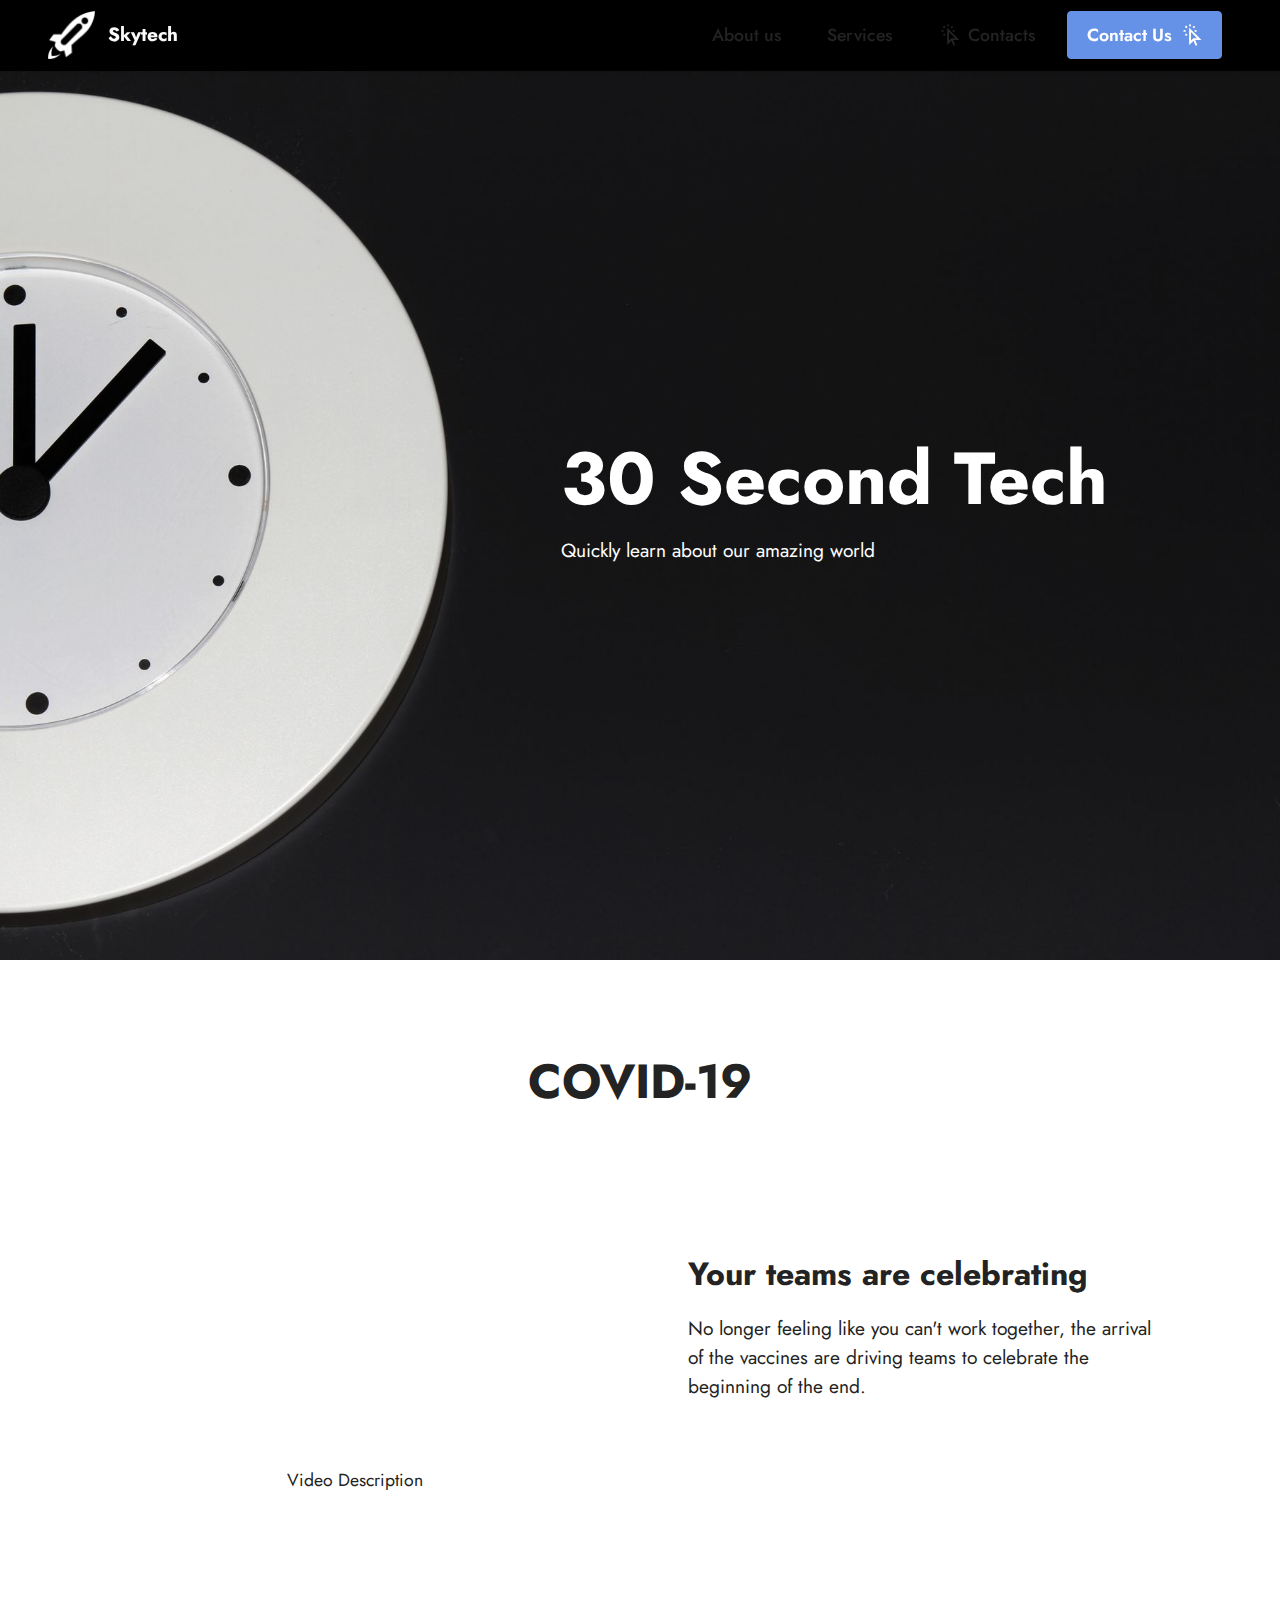
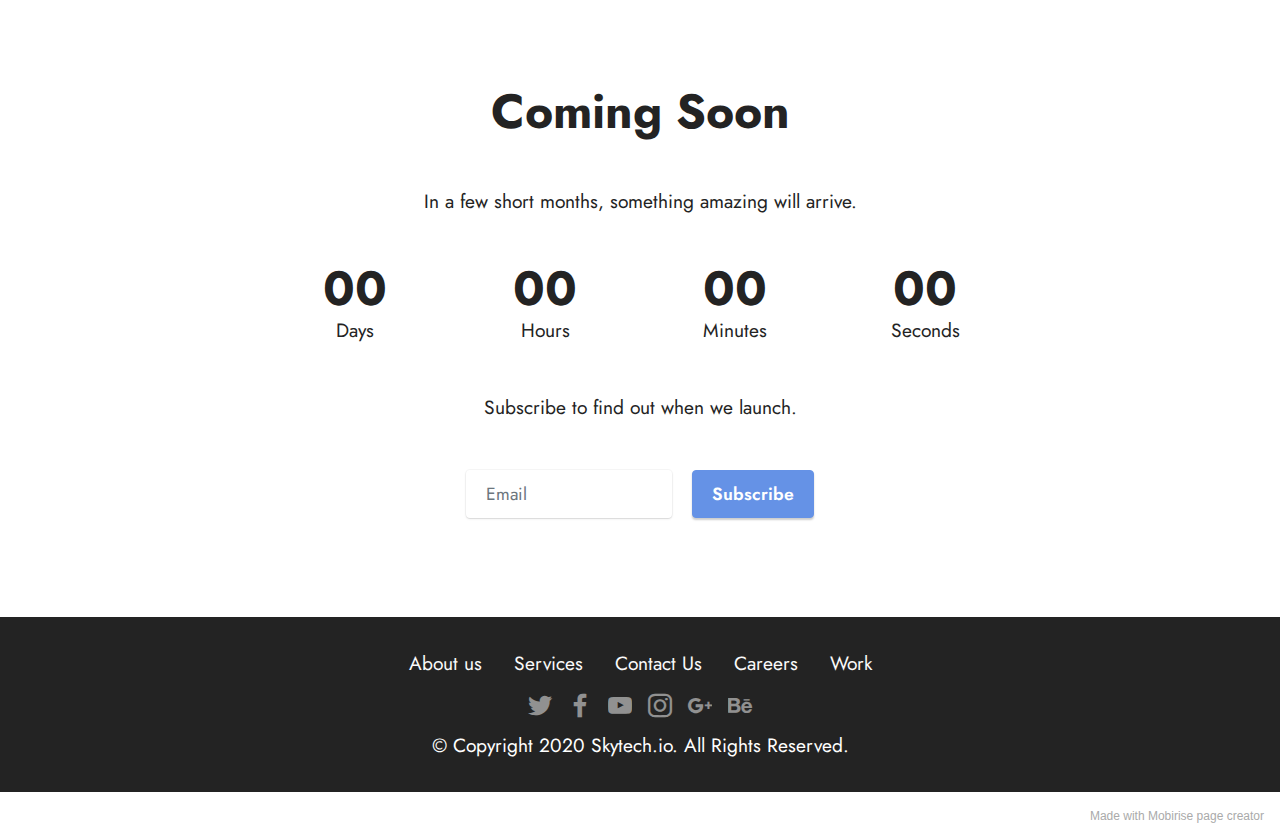
<file: index.html>
<!DOCTYPE html>
<html  >
<head>
  <!-- Site made with Mobirise Website Builder v5.2.0, https://mobirise.com -->
  <meta charset="UTF-8">
  <meta http-equiv="X-UA-Compatible" content="IE=edge">
  <meta name="generator" content="Mobirise v5.2.0, mobirise.com">
  <meta name="viewport" content="width=device-width, initial-scale=1, minimum-scale=1">
  <link rel="shortcut icon" href="assets/images/skytechrocket-96x98.png" type="image/x-icon">
  <meta name="description" content="">
  
  
  <title>Home</title>
  <link rel="stylesheet" href="assets/web/assets/mobirise-icons2/mobirise2.css">
  <link rel="stylesheet" href="assets/tether/tether.min.css">
  <link rel="stylesheet" href="assets/bootstrap/css/bootstrap.min.css">
  <link rel="stylesheet" href="assets/bootstrap/css/bootstrap-grid.min.css">
  <link rel="stylesheet" href="assets/bootstrap/css/bootstrap-reboot.min.css">
  <link rel="stylesheet" href="assets/dropdown/css/style.css">
  <link rel="stylesheet" href="assets/socicon/css/styles.css">
  <link rel="stylesheet" href="assets/theme/css/style.css">
  <link rel="preload" as="style" href="assets/mobirise/css/mbr-additional.css"><link rel="stylesheet" href="assets/mobirise/css/mbr-additional.css" type="text/css">
  
  
  
  
</head>
<body>
  
  <section class="menu menu1 cid-shnrSALp0P" once="menu" id="menu1-0">
    

    <nav class="navbar navbar-dropdown navbar-fixed-top navbar-expand-lg">
        <div class="container-fluid">
            <div class="navbar-brand">
                <span class="navbar-logo">
                    <a href="http://skytech.io">
                        <img src="assets/images/skytechrocket-96x98.png" alt="Skytech" style="height: 3rem;">
                    </a>
                </span>
                <span class="navbar-caption-wrap"><a class="navbar-caption text-white text-primary display-7" href="http://skytech.io">Skytech</a></span>
            </div>
            <button class="navbar-toggler" type="button" data-toggle="collapse" data-target="#navbarSupportedContent" aria-controls="navbarNavAltMarkup" aria-expanded="false" aria-label="Toggle navigation">
                <div class="hamburger">
                    <span></span>
                    <span></span>
                    <span></span>
                    <span></span>
                </div>
            </button>
            <div class="collapse navbar-collapse" id="navbarSupportedContent">
                <ul class="navbar-nav nav-dropdown" data-app-modern-menu="true"><li class="nav-item"><a class="nav-link link text-black display-4" href="https://mobiri.se">
                            About us</a></li>
                    <li class="nav-item"><a class="nav-link link text-black display-4" href="https://mobiri.se">
                            Services</a></li>
                    <li class="nav-item"><a class="nav-link link text-black display-4" href="https://mobiri.se"><span class="mobi-mbri mobi-mbri-cursor-click mbr-iconfont mbr-iconfont-btn"></span>Contacts</a>
                    </li></ul>
                
                <div class="navbar-buttons mbr-section-btn"><a class="btn btn-primary display-4" href="http://skytech.io"><span class="mobi-mbri mobi-mbri-cursor-click mbr-iconfont mbr-iconfont-btn"></span>
                        Contact Us</a></div>
            </div>
        </div>
    </nav>
</section>

<section class="header5 cid-shnrV8jZPx mbr-fullscreen" id="header5-1">

    

    

    <div class="container">
        <div class="row justify-content-end">
            <div class="col-12 col-lg-7">
                <h1 class="mbr-section-title mbr-fonts-style mbr-white mb-3 display-1"><strong>30 Second Tech</strong></h1>
                
                <p class="mbr-text mbr-fonts-style mbr-white display-7">
                    Quickly learn about our amazing world</p>
                
            </div>
        </div>
    </div>
</section>

<section class="video4 cid-sk24cv87Ag" id="video4-8">
    
    
    <div class="container">
        <div class="title-wrapper mb-5">
            <h4 class="mbr-section-title mbr-fonts-style mb-0 display-2">
                <strong>COVID-19</strong></h4>
        </div>
        <div class="row align-items-center">
            <div class="col-12 col-lg-6 video-block">
                <div class="video-wrapper"><iframe class="mbr-embedded-video" src="https://www.youtube.com/embed/Yk38C0T4aYs?rel=0&amp;amp;showinfo=0&amp;autoplay=0&amp;loop=0" width="1280" height="720" frameborder="0" allowfullscreen></iframe></div>
                <p class="mbr-description pt-2 mbr-fonts-style display-4">
                    Video Description</p>
            </div>
            <div class="col-12 col-lg">
                <div class="text-wrapper">
                    <h5 class="mbr-section-subtitle mbr-fonts-style mb-3 display-5">
                        <strong>Your teams are celebrating</strong></h5>
                    <p class="mbr-text mbr-fonts-style display-7">
                        No longer feeling like you can't work together, the arrival of the vaccines are driving teams to celebrate the beginning of the end.</p>
                </div>
            </div>
        </div>
    </div>
</section>

<section class="countdown1 cid-shnrYBAx0j" id="countdown1-2">
    
    
    <div class="container">
        <div class="row justify-content-center">
            <div class="col-lg-8">
                <h3 class="mbr-section-title mb-5 align-center mbr-fonts-style display-2">
                    <strong>Coming Soon</strong>
                </h3>
                <h4 class="mbr-section-subtitle mb-5 align-center mbr-fonts-style display-7">In a few short months, something amazing will arrive.</h4>
                <div class="countdown-cont align-center mb-5">
                    <div class="daysCountdown col-xs-3 col-sm-3 col-md-3" title="Days"></div>
                    <div class="hoursCountdown col-xs-3 col-sm-3 col-md-3" title="Hours"></div>
                    <div class="minutesCountdown col-xs-3 col-sm-3 col-md-3" title="Minutes"></div>
                    <div class="secondsCountdown col-xs-3 col-sm-3 col-md-3" title="Seconds"></div>
                    <div class="countdown" data-due-date="2021/02/01"></div>
                </div>
                <p class="mbr-text mb-5 align-center mbr-fonts-style display-7">
                    Subscribe to find out when we launch.
                </p>
            </div>
        </div>
        <div class="row">
            <div class="col-lg-4 mx-auto mbr-form" data-form-type="formoid">
                <form action="https://mobirise.eu/" method="POST" class="mbr-form form-with-styler" data-form-title="Form Name"><input type="hidden" name="email" data-form-email="true" value="1lqFuSJRgzyvCNIHWw6vou/gkx3BnhnyDoBKRix7t7uBbt+HSJowVQo0Iytn5Ztk4B0cSkWi0K37TEyMeUA54lwEetjVxJhHAQOzTGeeQoP8lUJ+EQyuRoGkmVZksfxo">
                    <div class="">
                        <div hidden="hidden" data-form-alert="" class="alert alert-success col-12">Thanks for filling out the form!</div>
                        <div hidden="hidden" data-form-alert-danger="" class="alert alert-danger col-12">Oops...! some problem!</div>
                    </div>
                    <div class="dragArea row">
                        <div class="col form-group" data-for="email">
                            <input type="text" name="email" placeholder="Email" data-form-field="email" class="form-control" required="required" value="" id="email-countdown1-2">
                        </div>
                        <div class="mbr-section-btn"><button type="submit" class="btn btn-primary display-4">Subscribe</button></div>
                    </div>
                </form>
            </div>
        </div>
    </div>
</section>

<section class="footer3 cid-shns2hWuZI" once="footers" id="footer3-3">

    

    

    <div class="container">
        <div class="media-container-row align-center mbr-white">
            <div class="row row-links">
                <ul class="foot-menu">
                    
                    
                    
                    
                    
                <li class="foot-menu-item mbr-fonts-style display-7">
                        <a class="text-white" href="#" target="_blank">About us</a>
                    </li><li class="foot-menu-item mbr-fonts-style display-7">
                        <a class="text-white" href="#" target="_blank">Services</a>
                    </li><li class="foot-menu-item mbr-fonts-style display-7">
                        <a class="text-white" href="#" target="_blank">Contact Us</a>
                    </li><li class="foot-menu-item mbr-fonts-style display-7">
                        <a class="text-white" href="#" target="_blank">Careers</a>
                    </li><li class="foot-menu-item mbr-fonts-style display-7">
                        <a class="text-white text-primary" href="http://skytech.io" target="_blank">Work</a>
                    </li></ul>
            </div>
            <div class="row social-row">
                <div class="social-list align-right pb-2">
                    
                    
                    
                    
                    
                    
                <div class="soc-item">
                        <a href="https://twitter.com/mobirise" target="_blank">
                            <span class="socicon-twitter socicon mbr-iconfont mbr-iconfont-social"></span>
                        </a>
                    </div><div class="soc-item">
                        <a href="https://www.facebook.com/pages/Mobirise/1616226671953247" target="_blank">
                            <span class="socicon-facebook socicon mbr-iconfont mbr-iconfont-social"></span>
                        </a>
                    </div><div class="soc-item">
                        <a href="https://www.youtube.com/c/mobirise" target="_blank">
                            <span class="socicon-youtube socicon mbr-iconfont mbr-iconfont-social"></span>
                        </a>
                    </div><div class="soc-item">
                        <a href="https://instagram.com/mobirise" target="_blank">
                            <span class="socicon-instagram socicon mbr-iconfont mbr-iconfont-social"></span>
                        </a>
                    </div><div class="soc-item">
                        <a href="https://plus.google.com/u/0/+Mobirise" target="_blank">
                            <span class="socicon-googleplus socicon mbr-iconfont mbr-iconfont-social"></span>
                        </a>
                    </div><div class="soc-item">
                        <a href="https://www.behance.net/Mobirise" target="_blank">
                            <span class="socicon-behance socicon mbr-iconfont mbr-iconfont-social"></span>
                        </a>
                    </div></div>
            </div>
            <div class="row row-copirayt">
                <p class="mbr-text mb-0 mbr-fonts-style mbr-white align-center display-7">
                    © Copyright 2020 Skytech.io. All Rights Reserved.
                </p>
            </div>
        </div>
    </div>
</section><section style="background-color: #fff; font-family: -apple-system, BlinkMacSystemFont, 'Segoe UI', 'Roboto', 'Helvetica Neue', Arial, sans-serif; color:#aaa; font-size:12px; padding: 0; align-items: center; display: flex;"><a href="https://mobirise.site/b" style="flex: 1 1; height: 3rem; padding-left: 1rem;"></a><p style="flex: 0 0 auto; margin:0; padding-right:1rem;">Made with Mobirise <a href="https://mobirise.site/j" style="color:#aaa;">page</a> creator</p></section><script src="assets/web/assets/jquery/jquery.min.js"></script>  <script src="assets/popper/popper.min.js"></script>  <script src="assets/tether/tether.min.js"></script>  <script src="assets/bootstrap/js/bootstrap.min.js"></script>  <script src="assets/smoothscroll/smooth-scroll.js"></script>  <script src="assets/dropdown/js/nav-dropdown.js"></script>  <script src="assets/dropdown/js/navbar-dropdown.js"></script>  <script src="assets/touchswipe/jquery.touch-swipe.min.js"></script>  <script src="assets/playervimeo/vimeo_player.js"></script>  <script src="assets/countdown/jquery.countdown.min.js"></script>  <script src="assets/theme/js/script.js"></script>  <script src="assets/formoid/formoid.min.js"></script>  
  
  
</body>
</html>
</file>
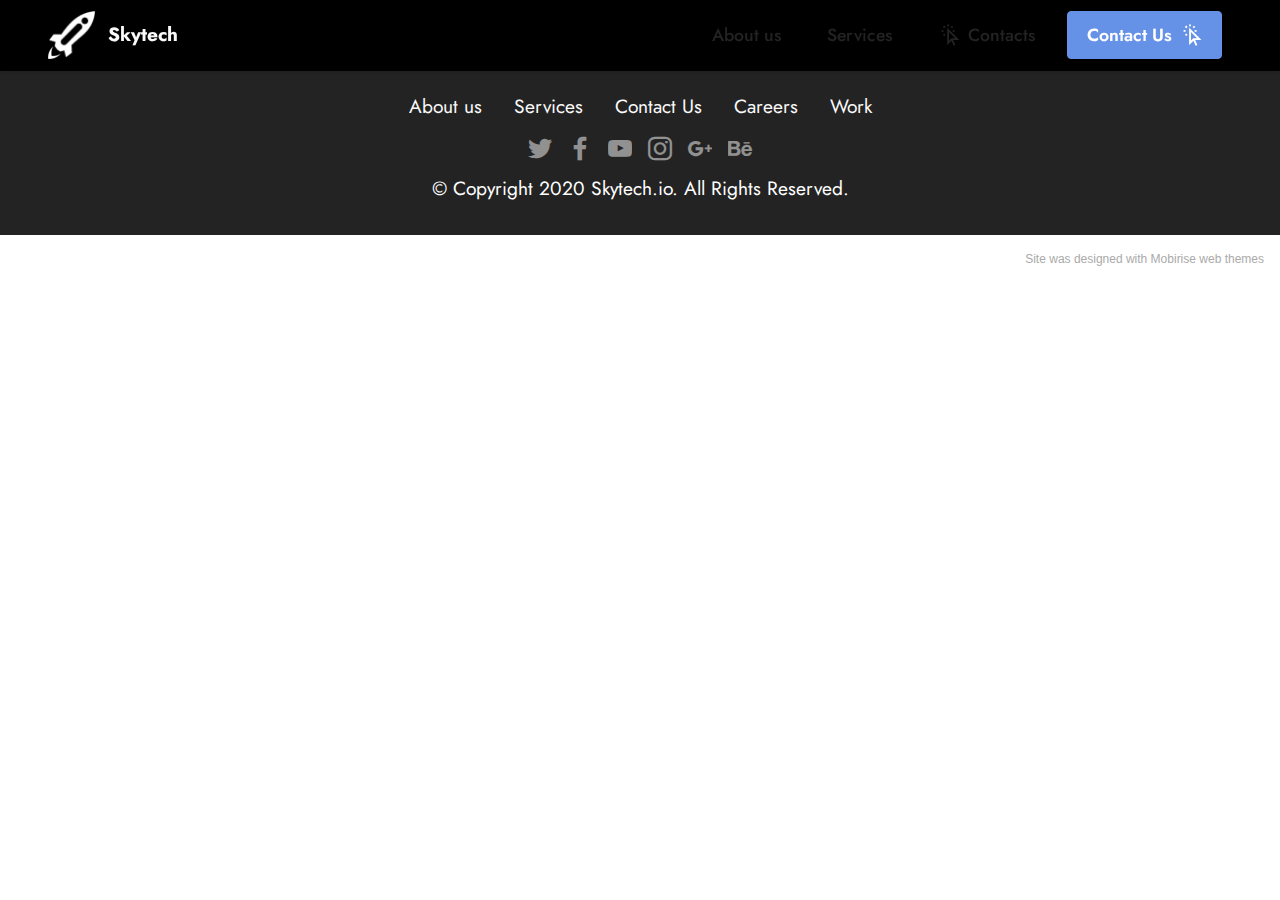
<file: page1.html>
<!DOCTYPE html>
<html  >
<head>
  <!-- Site made with Mobirise Website Builder v5.2.0, https://mobirise.com -->
  <meta charset="UTF-8">
  <meta http-equiv="X-UA-Compatible" content="IE=edge">
  <meta name="generator" content="Mobirise v5.2.0, mobirise.com">
  <meta name="viewport" content="width=device-width, initial-scale=1, minimum-scale=1">
  <link rel="shortcut icon" href="assets/images/skytechrocket-96x98.png" type="image/x-icon">
  <meta name="description" content="">
  
  
  <title>Page 1</title>
  <link rel="stylesheet" href="assets/web/assets/mobirise-icons2/mobirise2.css">
  <link rel="stylesheet" href="assets/tether/tether.min.css">
  <link rel="stylesheet" href="assets/bootstrap/css/bootstrap.min.css">
  <link rel="stylesheet" href="assets/bootstrap/css/bootstrap-grid.min.css">
  <link rel="stylesheet" href="assets/bootstrap/css/bootstrap-reboot.min.css">
  <link rel="stylesheet" href="assets/dropdown/css/style.css">
  <link rel="stylesheet" href="assets/socicon/css/styles.css">
  <link rel="stylesheet" href="assets/theme/css/style.css">
  <link rel="preload" as="style" href="assets/mobirise/css/mbr-additional.css"><link rel="stylesheet" href="assets/mobirise/css/mbr-additional.css" type="text/css">
  
  
  
  
</head>
<body>
  
  <section class="menu menu1 cid-shnrSALp0P" once="menu" id="menu1-4">
    

    <nav class="navbar navbar-dropdown navbar-fixed-top navbar-expand-lg">
        <div class="container-fluid">
            <div class="navbar-brand">
                <span class="navbar-logo">
                    <a href="http://skytech.io">
                        <img src="assets/images/skytechrocket-96x98.png" alt="Skytech" style="height: 3rem;">
                    </a>
                </span>
                <span class="navbar-caption-wrap"><a class="navbar-caption text-white text-primary display-7" href="http://skytech.io">Skytech</a></span>
            </div>
            <button class="navbar-toggler" type="button" data-toggle="collapse" data-target="#navbarSupportedContent" aria-controls="navbarNavAltMarkup" aria-expanded="false" aria-label="Toggle navigation">
                <div class="hamburger">
                    <span></span>
                    <span></span>
                    <span></span>
                    <span></span>
                </div>
            </button>
            <div class="collapse navbar-collapse" id="navbarSupportedContent">
                <ul class="navbar-nav nav-dropdown" data-app-modern-menu="true"><li class="nav-item"><a class="nav-link link text-black display-4" href="https://mobiri.se">
                            About us</a></li>
                    <li class="nav-item"><a class="nav-link link text-black display-4" href="https://mobiri.se">
                            Services</a></li>
                    <li class="nav-item"><a class="nav-link link text-black display-4" href="https://mobiri.se"><span class="mobi-mbri mobi-mbri-cursor-click mbr-iconfont mbr-iconfont-btn"></span>Contacts</a>
                    </li></ul>
                
                <div class="navbar-buttons mbr-section-btn"><a class="btn btn-primary display-4" href="http://skytech.io"><span class="mobi-mbri mobi-mbri-cursor-click mbr-iconfont mbr-iconfont-btn"></span>
                        Contact Us</a></div>
            </div>
        </div>
    </nav>
</section>

<section class="footer3 cid-shns2hWuZI" once="footers" id="footer3-5">

    

    

    <div class="container">
        <div class="media-container-row align-center mbr-white">
            <div class="row row-links">
                <ul class="foot-menu">
                    
                    
                    
                    
                    
                <li class="foot-menu-item mbr-fonts-style display-7">
                        <a class="text-white" href="#" target="_blank">About us</a>
                    </li><li class="foot-menu-item mbr-fonts-style display-7">
                        <a class="text-white" href="#" target="_blank">Services</a>
                    </li><li class="foot-menu-item mbr-fonts-style display-7">
                        <a class="text-white" href="#" target="_blank">Contact Us</a>
                    </li><li class="foot-menu-item mbr-fonts-style display-7">
                        <a class="text-white" href="#" target="_blank">Careers</a>
                    </li><li class="foot-menu-item mbr-fonts-style display-7">
                        <a class="text-white text-primary" href="http://skytech.io" target="_blank">Work</a>
                    </li></ul>
            </div>
            <div class="row social-row">
                <div class="social-list align-right pb-2">
                    
                    
                    
                    
                    
                    
                <div class="soc-item">
                        <a href="https://twitter.com/mobirise" target="_blank">
                            <span class="socicon-twitter socicon mbr-iconfont mbr-iconfont-social"></span>
                        </a>
                    </div><div class="soc-item">
                        <a href="https://www.facebook.com/pages/Mobirise/1616226671953247" target="_blank">
                            <span class="socicon-facebook socicon mbr-iconfont mbr-iconfont-social"></span>
                        </a>
                    </div><div class="soc-item">
                        <a href="https://www.youtube.com/c/mobirise" target="_blank">
                            <span class="socicon-youtube socicon mbr-iconfont mbr-iconfont-social"></span>
                        </a>
                    </div><div class="soc-item">
                        <a href="https://instagram.com/mobirise" target="_blank">
                            <span class="socicon-instagram socicon mbr-iconfont mbr-iconfont-social"></span>
                        </a>
                    </div><div class="soc-item">
                        <a href="https://plus.google.com/u/0/+Mobirise" target="_blank">
                            <span class="socicon-googleplus socicon mbr-iconfont mbr-iconfont-social"></span>
                        </a>
                    </div><div class="soc-item">
                        <a href="https://www.behance.net/Mobirise" target="_blank">
                            <span class="socicon-behance socicon mbr-iconfont mbr-iconfont-social"></span>
                        </a>
                    </div></div>
            </div>
            <div class="row row-copirayt">
                <p class="mbr-text mb-0 mbr-fonts-style mbr-white align-center display-7">
                    © Copyright 2020 Skytech.io. All Rights Reserved.
                </p>
            </div>
        </div>
    </div>
</section><section style="background-color: #fff; font-family: -apple-system, BlinkMacSystemFont, 'Segoe UI', 'Roboto', 'Helvetica Neue', Arial, sans-serif; color:#aaa; font-size:12px; padding: 0; align-items: center; display: flex;"><a href="https://mobirise.site/j" style="flex: 1 1; height: 3rem; padding-left: 1rem;"></a><p style="flex: 0 0 auto; margin:0; padding-right:1rem;"><a href="https://mobirise.site/s" style="color:#aaa;">Site</a> was designed with Mobirise web themes</p></section><script src="assets/web/assets/jquery/jquery.min.js"></script>  <script src="assets/popper/popper.min.js"></script>  <script src="assets/tether/tether.min.js"></script>  <script src="assets/bootstrap/js/bootstrap.min.js"></script>  <script src="assets/smoothscroll/smooth-scroll.js"></script>  <script src="assets/dropdown/js/nav-dropdown.js"></script>  <script src="assets/dropdown/js/navbar-dropdown.js"></script>  <script src="assets/touchswipe/jquery.touch-swipe.min.js"></script>  <script src="assets/theme/js/script.js"></script>  
  
  
</body>
</html>
</file>
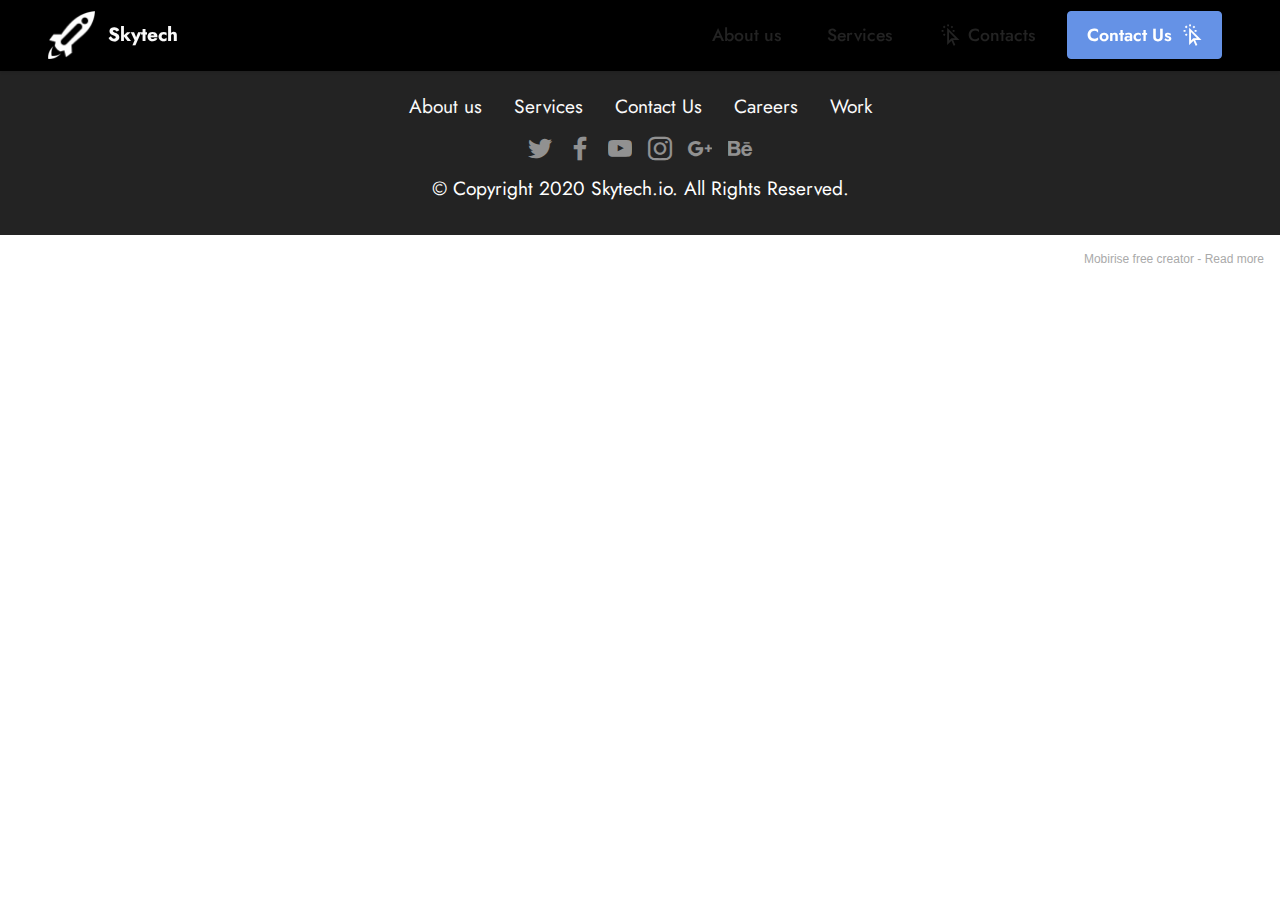
<file: page2.html>
<!DOCTYPE html>
<html  >
<head>
  <!-- Site made with Mobirise Website Builder v5.2.0, https://mobirise.com -->
  <meta charset="UTF-8">
  <meta http-equiv="X-UA-Compatible" content="IE=edge">
  <meta name="generator" content="Mobirise v5.2.0, mobirise.com">
  <meta name="viewport" content="width=device-width, initial-scale=1, minimum-scale=1">
  <link rel="shortcut icon" href="assets/images/skytechrocket-96x98.png" type="image/x-icon">
  <meta name="description" content="">
  
  
  <title>Product</title>
  <link rel="stylesheet" href="assets/web/assets/mobirise-icons2/mobirise2.css">
  <link rel="stylesheet" href="assets/tether/tether.min.css">
  <link rel="stylesheet" href="assets/bootstrap/css/bootstrap.min.css">
  <link rel="stylesheet" href="assets/bootstrap/css/bootstrap-grid.min.css">
  <link rel="stylesheet" href="assets/bootstrap/css/bootstrap-reboot.min.css">
  <link rel="stylesheet" href="assets/dropdown/css/style.css">
  <link rel="stylesheet" href="assets/socicon/css/styles.css">
  <link rel="stylesheet" href="assets/theme/css/style.css">
  <link rel="preload" as="style" href="assets/mobirise/css/mbr-additional.css"><link rel="stylesheet" href="assets/mobirise/css/mbr-additional.css" type="text/css">
  
  
  
  
</head>
<body>
  
  <section class="menu menu1 cid-shnrSALp0P" once="menu" id="menu1-6">
    

    <nav class="navbar navbar-dropdown navbar-fixed-top navbar-expand-lg">
        <div class="container-fluid">
            <div class="navbar-brand">
                <span class="navbar-logo">
                    <a href="http://skytech.io">
                        <img src="assets/images/skytechrocket-96x98.png" alt="Skytech" style="height: 3rem;">
                    </a>
                </span>
                <span class="navbar-caption-wrap"><a class="navbar-caption text-white text-primary display-7" href="http://skytech.io">Skytech</a></span>
            </div>
            <button class="navbar-toggler" type="button" data-toggle="collapse" data-target="#navbarSupportedContent" aria-controls="navbarNavAltMarkup" aria-expanded="false" aria-label="Toggle navigation">
                <div class="hamburger">
                    <span></span>
                    <span></span>
                    <span></span>
                    <span></span>
                </div>
            </button>
            <div class="collapse navbar-collapse" id="navbarSupportedContent">
                <ul class="navbar-nav nav-dropdown" data-app-modern-menu="true"><li class="nav-item"><a class="nav-link link text-black display-4" href="https://mobiri.se">
                            About us</a></li>
                    <li class="nav-item"><a class="nav-link link text-black display-4" href="https://mobiri.se">
                            Services</a></li>
                    <li class="nav-item"><a class="nav-link link text-black display-4" href="https://mobiri.se"><span class="mobi-mbri mobi-mbri-cursor-click mbr-iconfont mbr-iconfont-btn"></span>Contacts</a>
                    </li></ul>
                
                <div class="navbar-buttons mbr-section-btn"><a class="btn btn-primary display-4" href="http://skytech.io"><span class="mobi-mbri mobi-mbri-cursor-click mbr-iconfont mbr-iconfont-btn"></span>
                        Contact Us</a></div>
            </div>
        </div>
    </nav>
</section>

<section class="footer3 cid-shns2hWuZI" once="footers" id="footer3-7">

    

    

    <div class="container">
        <div class="media-container-row align-center mbr-white">
            <div class="row row-links">
                <ul class="foot-menu">
                    
                    
                    
                    
                    
                <li class="foot-menu-item mbr-fonts-style display-7">
                        <a class="text-white" href="#" target="_blank">About us</a>
                    </li><li class="foot-menu-item mbr-fonts-style display-7">
                        <a class="text-white" href="#" target="_blank">Services</a>
                    </li><li class="foot-menu-item mbr-fonts-style display-7">
                        <a class="text-white" href="#" target="_blank">Contact Us</a>
                    </li><li class="foot-menu-item mbr-fonts-style display-7">
                        <a class="text-white" href="#" target="_blank">Careers</a>
                    </li><li class="foot-menu-item mbr-fonts-style display-7">
                        <a class="text-white text-primary" href="http://skytech.io" target="_blank">Work</a>
                    </li></ul>
            </div>
            <div class="row social-row">
                <div class="social-list align-right pb-2">
                    
                    
                    
                    
                    
                    
                <div class="soc-item">
                        <a href="https://twitter.com/mobirise" target="_blank">
                            <span class="socicon-twitter socicon mbr-iconfont mbr-iconfont-social"></span>
                        </a>
                    </div><div class="soc-item">
                        <a href="https://www.facebook.com/pages/Mobirise/1616226671953247" target="_blank">
                            <span class="socicon-facebook socicon mbr-iconfont mbr-iconfont-social"></span>
                        </a>
                    </div><div class="soc-item">
                        <a href="https://www.youtube.com/c/mobirise" target="_blank">
                            <span class="socicon-youtube socicon mbr-iconfont mbr-iconfont-social"></span>
                        </a>
                    </div><div class="soc-item">
                        <a href="https://instagram.com/mobirise" target="_blank">
                            <span class="socicon-instagram socicon mbr-iconfont mbr-iconfont-social"></span>
                        </a>
                    </div><div class="soc-item">
                        <a href="https://plus.google.com/u/0/+Mobirise" target="_blank">
                            <span class="socicon-googleplus socicon mbr-iconfont mbr-iconfont-social"></span>
                        </a>
                    </div><div class="soc-item">
                        <a href="https://www.behance.net/Mobirise" target="_blank">
                            <span class="socicon-behance socicon mbr-iconfont mbr-iconfont-social"></span>
                        </a>
                    </div></div>
            </div>
            <div class="row row-copirayt">
                <p class="mbr-text mb-0 mbr-fonts-style mbr-white align-center display-7">
                    © Copyright 2020 Skytech.io. All Rights Reserved.
                </p>
            </div>
        </div>
    </div>
</section><section style="background-color: #fff; font-family: -apple-system, BlinkMacSystemFont, 'Segoe UI', 'Roboto', 'Helvetica Neue', Arial, sans-serif; color:#aaa; font-size:12px; padding: 0; align-items: center; display: flex;"><a href="https://mobirise.site/d" style="flex: 1 1; height: 3rem; padding-left: 1rem;"></a><p style="flex: 0 0 auto; margin:0; padding-right:1rem;">Mobirise free creator - <a href="https://mobirise.site/p" style="color:#aaa;">Read more</a></p></section><script src="assets/web/assets/jquery/jquery.min.js"></script>  <script src="assets/popper/popper.min.js"></script>  <script src="assets/tether/tether.min.js"></script>  <script src="assets/bootstrap/js/bootstrap.min.js"></script>  <script src="assets/smoothscroll/smooth-scroll.js"></script>  <script src="assets/dropdown/js/nav-dropdown.js"></script>  <script src="assets/dropdown/js/navbar-dropdown.js"></script>  <script src="assets/touchswipe/jquery.touch-swipe.min.js"></script>  <script src="assets/theme/js/script.js"></script>  
  
  
</body>
</html>
</file>
<file: assets/web/assets/mobirise-icons2/mobirise2.css>
@font-face {
  font-family: 'Moririse2';
  font-display: swap;
  src:  url('mobirise2.eot?f2bix4');
  src:  url('mobirise2.eot?f2bix4#iefix') format('embedded-opentype'),
    url('mobirise2.ttf?f2bix4') format('truetype'),
    url('mobirise2.woff?f2bix4') format('woff'),
    url('mobirise2.svg?f2bix4#mobirise2') format('svg');
  font-weight: normal;
  font-style: normal;
}

[class^="mobi-"], [class*=" mobi-"] {
  /* use !important to prevent issues with browser extensions that change fonts */
  font-family: 'Moririse2' !important;
  speak: none;
  font-style: normal;
  font-weight: normal;
  font-variant: normal;
  text-transform: none;
  line-height: 1;

  /* Better Font Rendering =========== */
  -webkit-font-smoothing: antialiased;
  -moz-osx-font-smoothing: grayscale;
}

.mobi-mbri-add-submenu:before {
  content: "\e900";
}
.mobi-mbri-alert:before {
  content: "\e901";
}
.mobi-mbri-align-center:before {
  content: "\e902";
}
.mobi-mbri-align-justify:before {
  content: "\e903";
}
.mobi-mbri-align-left:before {
  content: "\e904";
}
.mobi-mbri-align-right:before {
  content: "\e905";
}
.mobi-mbri-android:before {
  content: "\e906";
}
.mobi-mbri-apple:before {
  content: "\e907";
}
.mobi-mbri-arrow-down:before {
  content: "\e908";
}
.mobi-mbri-arrow-next:before {
  content: "\e909";
}
.mobi-mbri-arrow-prev:before {
  content: "\e90a";
}
.mobi-mbri-arrow-up:before {
  content: "\e90b";
}
.mobi-mbri-bold:before {
  content: "\e90c";
}
.mobi-mbri-bookmark:before {
  content: "\e90d";
}
.mobi-mbri-bootstrap:before {
  content: "\e90e";
}
.mobi-mbri-briefcase:before {
  content: "\e90f";
}
.mobi-mbri-browse:before {
  content: "\e910";
}
.mobi-mbri-bulleted-list:before {
  content: "\e911";
}
.mobi-mbri-calendar:before {
  content: "\e912";
}
.mobi-mbri-camera:before {
  content: "\e913";
}
.mobi-mbri-cart-add:before {
  content: "\e914";
}
.mobi-mbri-cart-full:before {
  content: "\e915";
}
.mobi-mbri-cash:before {
  content: "\e916";
}
.mobi-mbri-change-style:before {
  content: "\e917";
}
.mobi-mbri-chat:before {
  content: "\e918";
}
.mobi-mbri-clock:before {
  content: "\e919";
}
.mobi-mbri-close:before {
  content: "\e91a";
}
.mobi-mbri-cloud:before {
  content: "\e91b";
}
.mobi-mbri-code:before {
  content: "\e91c";
}
.mobi-mbri-contact-form:before {
  content: "\e91d";
}
.mobi-mbri-credit-card:before {
  content: "\e91e";
}
.mobi-mbri-cursor-click:before {
  content: "\e91f";
}
.mobi-mbri-cust-feedback:before {
  content: "\e920";
}
.mobi-mbri-database:before {
  content: "\e921";
}
.mobi-mbri-delivery:before {
  content: "\e922";
}
.mobi-mbri-desktop:before {
  content: "\e923";
}
.mobi-mbri-devices:before {
  content: "\e924";
}
.mobi-mbri-down:before {
  content: "\e925";
}
.mobi-mbri-download-2:before {
  content: "\e926";
}
.mobi-mbri-download:before {
  content: "\e927";
}
.mobi-mbri-drag-n-drop-2:before {
  content: "\e928";
}
.mobi-mbri-drag-n-drop:before {
  content: "\e929";
}
.mobi-mbri-edit-2:before {
  content: "\e92a";
}
.mobi-mbri-edit:before {
  content: "\e92b";
}
.mobi-mbri-error:before {
  content: "\e92c";
}
.mobi-mbri-extension:before {
  content: "\e92d";
}
.mobi-mbri-features:before {
  content: "\e92e";
}
.mobi-mbri-file:before {
  content: "\e92f";
}
.mobi-mbri-flag:before {
  content: "\e930";
}
.mobi-mbri-folder:before {
  content: "\e931";
}
.mobi-mbri-gift:before {
  content: "\e932";
}
.mobi-mbri-github:before {
  content: "\e933";
}
.mobi-mbri-globe-2:before {
  content: "\e934";
}
.mobi-mbri-globe:before {
  content: "\e935";
}
.mobi-mbri-growing-chart:before {
  content: "\e936";
}
.mobi-mbri-hearth:before {
  content: "\e937";
}
.mobi-mbri-help:before {
  content: "\e938";
}
.mobi-mbri-home:before {
  content: "\e939";
}
.mobi-mbri-hot-cup:before {
  content: "\e93a";
}
.mobi-mbri-idea:before {
  content: "\e93b";
}
.mobi-mbri-image-gallery:before {
  content: "\e93c";
}
.mobi-mbri-image-slider:before {
  content: "\e93d";
}
.mobi-mbri-info:before {
  content: "\e93e";
}
.mobi-mbri-italic:before {
  content: "\e93f";
}
.mobi-mbri-key:before {
  content: "\e940";
}
.mobi-mbri-laptop:before {
  content: "\e941";
}
.mobi-mbri-layers:before {
  content: "\e942";
}
.mobi-mbri-left-right:before {
  content: "\e943";
}
.mobi-mbri-left:before {
  content: "\e944";
}
.mobi-mbri-letter:before {
  content: "\e945";
}
.mobi-mbri-like:before {
  content: "\e946";
}
.mobi-mbri-link:before {
  content: "\e947";
}
.mobi-mbri-lock:before {
  content: "\e948";
}
.mobi-mbri-login:before {
  content: "\e949";
}
.mobi-mbri-logout:before {
  content: "\e94a";
}
.mobi-mbri-magic-stick:before {
  content: "\e94b";
}
.mobi-mbri-map-pin:before {
  content: "\e94c";
}
.mobi-mbri-menu:before {
  content: "\e94d";
}
.mobi-mbri-mobile-2:before {
  content: "\e94e";
}
.mobi-mbri-mobile-horizontal:before {
  content: "\e94f";
}
.mobi-mbri-mobile:before {
  content: "\e950";
}
.mobi-mbri-mobirise:before {
  content: "\e951";
}
.mobi-mbri-more-horizontal:before {
  content: "\e952";
}
.mobi-mbri-more-vertical:before {
  content: "\e953";
}
.mobi-mbri-music:before {
  content: "\e954";
}
.mobi-mbri-new-file:before {
  content: "\e955";
}
.mobi-mbri-numbered-list:before {
  content: "\e956";
}
.mobi-mbri-opened-folder:before {
  content: "\e957";
}
.mobi-mbri-pages:before {
  content: "\e958";
}
.mobi-mbri-paper-plane:before {
  content: "\e959";
}
.mobi-mbri-paperclip:before {
  content: "\e95a";
}
.mobi-mbri-phone:before {
  content: "\e95b";
}
.mobi-mbri-photo:before {
  content: "\e95c";
}
.mobi-mbri-photos:before {
  content: "\e95d";
}
.mobi-mbri-pin:before {
  content: "\e95e";
}
.mobi-mbri-play:before {
  content: "\e95f";
}
.mobi-mbri-plus:before {
  content: "\e960";
}
.mobi-mbri-preview:before {
  content: "\e961";
}
.mobi-mbri-print:before {
  content: "\e962";
}
.mobi-mbri-protect:before {
  content: "\e963";
}
.mobi-mbri-question:before {
  content: "\e964";
}
.mobi-mbri-quote-left:before {
  content: "\e965";
}
.mobi-mbri-quote-right:before {
  content: "\e966";
}
.mobi-mbri-redo:before {
  content: "\e967";
}
.mobi-mbri-refresh:before {
  content: "\e968";
}
.mobi-mbri-responsive-2:before {
  content: "\e969";
}
.mobi-mbri-responsive:before {
  content: "\e96a";
}
.mobi-mbri-right:before {
  content: "\e96b";
}
.mobi-mbri-rocket:before {
  content: "\e96c";
}
.mobi-mbri-sad-face:before {
  content: "\e96d";
}
.mobi-mbri-sale:before {
  content: "\e96e";
}
.mobi-mbri-save:before {
  content: "\e96f";
}
.mobi-mbri-search:before {
  content: "\e970";
}
.mobi-mbri-setting-2:before {
  content: "\e971";
}
.mobi-mbri-setting-3:before {
  content: "\e972";
}
.mobi-mbri-setting:before {
  content: "\e973";
}
.mobi-mbri-share:before {
  content: "\e974";
}
.mobi-mbri-shopping-bag:before {
  content: "\e975";
}
.mobi-mbri-shopping-basket:before {
  content: "\e976";
}
.mobi-mbri-shopping-cart:before {
  content: "\e977";
}
.mobi-mbri-sites:before {
  content: "\e978";
}
.mobi-mbri-smile-face:before {
  content: "\e979";
}
.mobi-mbri-speed:before {
  content: "\e97a";
}
.mobi-mbri-star:before {
  content: "\e97b";
}
.mobi-mbri-success:before {
  content: "\e97c";
}
.mobi-mbri-sun:before {
  content: "\e97d";
}
.mobi-mbri-sun2:before {
  content: "\e97e";
}
.mobi-mbri-tablet-vertical:before {
  content: "\e97f";
}
.mobi-mbri-tablet:before {
  content: "\e980";
}
.mobi-mbri-target:before {
  content: "\e981";
}
.mobi-mbri-timer:before {
  content: "\e982";
}
.mobi-mbri-to-ftp:before {
  content: "\e983";
}
.mobi-mbri-to-local-drive:before {
  content: "\e984";
}
.mobi-mbri-touch-swipe:before {
  content: "\e985";
}
.mobi-mbri-touch:before {
  content: "\e986";
}
.mobi-mbri-trash:before {
  content: "\e987";
}
.mobi-mbri-underline:before {
  content: "\e988";
}
.mobi-mbri-undo:before {
  content: "\e989";
}
.mobi-mbri-unlink:before {
  content: "\e98a";
}
.mobi-mbri-unlock:before {
  content: "\e98b";
}
.mobi-mbri-up-down:before {
  content: "\e98c";
}
.mobi-mbri-up:before {
  content: "\e98d";
}
.mobi-mbri-update:before {
  content: "\e98e";
}
.mobi-mbri-upload-2:before {
  content: "\e98f";
}
.mobi-mbri-upload:before {
  content: "\e990";
}
.mobi-mbri-user-2:before {
  content: "\e991";
}
.mobi-mbri-user:before {
  content: "\e992";
}
.mobi-mbri-users:before {
  content: "\e993";
}
.mobi-mbri-video-play:before {
  content: "\e994";
}
.mobi-mbri-video:before {
  content: "\e995";
}
.mobi-mbri-watch:before {
  content: "\e996";
}
.mobi-mbri-website-theme-2:before {
  content: "\e997";
}
.mobi-mbri-website-theme:before {
  content: "\e998";
}
.mobi-mbri-wifi:before {
  content: "\e999";
}
.mobi-mbri-windows:before {
  content: "\e99a";
}
.mobi-mbri-zoom-in:before {
  content: "\e99b";
}
.mobi-mbri-zoom-out:before {
  content: "\e99c";
}
</file>
<file: assets/dropdown/css/style.css>
.navbar-dropdown {
  left: 0;
  padding: 0;
  position: absolute;
  right: 0;
  top: 0;
  transition: all 0.45s ease;
  z-index: 1030;
  background: #282828; }
  .navbar-dropdown .navbar-logo {
    margin-right: 0.8rem;
    transition: margin 0.3s ease-in-out;
    vertical-align: middle; }
    .navbar-dropdown .navbar-logo img {
      height: 3.125rem;
      transition: all 0.3s ease-in-out; }
    .navbar-dropdown .navbar-logo.mbr-iconfont {
      font-size: 3.125rem;
      line-height: 3.125rem; }
  .navbar-dropdown .navbar-caption {
    font-weight: 700;
    white-space: normal;
    vertical-align: -4px;
    line-height: 3.125rem !important; }
    .navbar-dropdown .navbar-caption, .navbar-dropdown .navbar-caption:hover {
      color: inherit;
      text-decoration: none; }
  .navbar-dropdown .mbr-iconfont + .navbar-caption {
    vertical-align: -1px; }
  .navbar-dropdown.navbar-fixed-top {
    position: fixed; }
  .navbar-dropdown .navbar-brand span {
    vertical-align: -4px; }
  .navbar-dropdown.bg-color.transparent {
    background: none; }
  .navbar-dropdown.navbar-short .navbar-brand {
    padding: 0.625rem 0; }
    .navbar-dropdown.navbar-short .navbar-brand span {
      vertical-align: -1px; }
  .navbar-dropdown.navbar-short .navbar-caption {
    line-height: 2.375rem !important;
    vertical-align: -2px; }
  .navbar-dropdown.navbar-short .navbar-logo {
    margin-right: 0.5rem; }
    .navbar-dropdown.navbar-short .navbar-logo img {
      height: 2.375rem; }
    .navbar-dropdown.navbar-short .navbar-logo.mbr-iconfont {
      font-size: 2.375rem;
      line-height: 2.375rem; }
  .navbar-dropdown.navbar-short .mbr-table-cell {
    height: 3.625rem; }
  .navbar-dropdown .navbar-close {
    left: 0.6875rem;
    position: fixed;
    top: 0.75rem;
    z-index: 1000; }
  .navbar-dropdown .hamburger-icon {
    content: "";
    display: inline-block;
    vertical-align: middle;
    width: 16px;
    -webkit-box-shadow: 0 -6px 0 1px #282828,0 0 0 1px #282828,0 6px 0 1px #282828;
    -moz-box-shadow: 0 -6px 0 1px #282828,0 0 0 1px #282828,0 6px 0 1px #282828;
    box-shadow: 0 -6px 0 1px #282828,0 0 0 1px #282828,0 6px 0 1px #282828; }

.dropdown-menu .dropdown-toggle[data-toggle="dropdown-submenu"]::after {
  border-bottom: 0.35em solid transparent;
  border-left: 0.35em solid;
  border-right: 0;
  border-top: 0.35em solid transparent;
  margin-left: 0.3rem; }

.dropdown-menu .dropdown-item:focus {
  outline: 0; }

.nav-dropdown {
  font-size: 0.75rem;
  font-weight: 500;
  height: auto !important; }
  .nav-dropdown .nav-btn {
    padding-left: 1rem; }
  .nav-dropdown .link {
    margin: .667em 1.667em;
    font-weight: 500;
    padding: 0;
    transition: color .2s ease-in-out; }
    .nav-dropdown .link.dropdown-toggle {
      margin-right: 2.583em; }
      .nav-dropdown .link.dropdown-toggle::after {
        margin-left: .25rem;
        border-top: 0.35em solid;
        border-right: 0.35em solid transparent;
        border-left: 0.35em solid transparent;
        border-bottom: 0; }
      .nav-dropdown .link.dropdown-toggle[aria-expanded="true"] {
        margin: 0;
        padding: 0.667em 3.263em  0.667em 1.667em; }
  .nav-dropdown .link::after,
  .nav-dropdown .dropdown-item::after {
    color: inherit; }
  .nav-dropdown .btn {
    font-size: 0.75rem;
    font-weight: 700;
    letter-spacing: 0;
    margin-bottom: 0;
    padding-left: 1.25rem;
    padding-right: 1.25rem; }
  .nav-dropdown .dropdown-menu {
    border-radius: 0;
    border: 0;
    left: 0;
    margin: 0;
    padding-bottom: 1.25rem;
    padding-top: 1.25rem;
    position: relative; }
  .nav-dropdown .dropdown-submenu {
    margin-left: 0.125rem;
    top: 0; }
  .nav-dropdown .dropdown-item {
    font-weight: 500;
    line-height: 2;
    padding: 0.3846em 4.615em 0.3846em 1.5385em;
    position: relative;
    transition: color .2s ease-in-out, background-color .2s ease-in-out; }
    .nav-dropdown .dropdown-item::after {
      margin-top: -0.3077em;
      position: absolute;
      right: 1.1538em;
      top: 50%; }
    .nav-dropdown .dropdown-item:focus, .nav-dropdown .dropdown-item:hover {
      background: none; }

@media (max-width: 767px) {
  .nav-dropdown.navbar-toggleable-sm {
    bottom: 0;
    display: none;
    left: 0;
    overflow-x: hidden;
    position: fixed;
    top: 0;
    transform: translateX(-100%);
    -ms-transform: translateX(-100%);
    -webkit-transform: translateX(-100%);
    width: 18.75rem;
    z-index: 999; } }
.nav-dropdown.navbar-toggleable-xl {
  bottom: 0;
  display: none;
  left: 0;
  overflow-x: hidden;
  position: fixed;
  top: 0;
  transform: translateX(-100%);
  -ms-transform: translateX(-100%);
  -webkit-transform: translateX(-100%);
  width: 18.75rem;
  z-index: 999; }

.nav-dropdown-sm {
  display: block !important;
  overflow-x: hidden;
  overflow: auto;
  padding-top: 3.875rem; }
  .nav-dropdown-sm::after {
    content: "";
    display: block;
    height: 3rem;
    width: 100%; }
  .nav-dropdown-sm.collapse.in ~ .navbar-close {
    display: block !important; }
  .nav-dropdown-sm.collapsing, .nav-dropdown-sm.collapse.in {
    transform: translateX(0);
    -ms-transform: translateX(0);
    -webkit-transform: translateX(0);
    transition: all 0.25s ease-out;
    -webkit-transition: all 0.25s ease-out;
    background: #282828; }
  .nav-dropdown-sm.collapsing[aria-expanded="false"] {
    transform: translateX(-100%);
    -ms-transform: translateX(-100%);
    -webkit-transform: translateX(-100%); }
  .nav-dropdown-sm .nav-item {
    display: block;
    margin-left: 0 !important;
    padding-left: 0; }
  .nav-dropdown-sm .link,
  .nav-dropdown-sm .dropdown-item {
    border-top: 1px dotted rgba(255, 255, 255, 0.1);
    font-size: 0.8125rem;
    line-height: 1.6;
    margin: 0 !important;
    padding: 0.875rem 2.4rem 0.875rem 1.5625rem !important;
    position: relative;
    white-space: normal; }
    .nav-dropdown-sm .link:focus, .nav-dropdown-sm .link:hover,
    .nav-dropdown-sm .dropdown-item:focus,
    .nav-dropdown-sm .dropdown-item:hover {
      background: rgba(0, 0, 0, 0.2) !important;
      color: #c0a375; }
  .nav-dropdown-sm .nav-btn {
    position: relative;
    padding: 1.5625rem 1.5625rem 0 1.5625rem; }
    .nav-dropdown-sm .nav-btn::before {
      border-top: 1px dotted rgba(255, 255, 255, 0.1);
      content: "";
      left: 0;
      position: absolute;
      top: 0;
      width: 100%; }
    .nav-dropdown-sm .nav-btn + .nav-btn {
      padding-top: 0.625rem; }
      .nav-dropdown-sm .nav-btn + .nav-btn::before {
        display: none; }
  .nav-dropdown-sm .btn {
    padding: 0.625rem 0; }
  .nav-dropdown-sm .dropdown-toggle[data-toggle="dropdown-submenu"]::after {
    margin-left: .25rem;
    border-top: 0.35em solid;
    border-right: 0.35em solid transparent;
    border-left: 0.35em solid transparent;
    border-bottom: 0; }
  .nav-dropdown-sm .dropdown-toggle[data-toggle="dropdown-submenu"][aria-expanded="true"]::after {
    border-top: 0;
    border-right: 0.35em solid transparent;
    border-left: 0.35em solid transparent;
    border-bottom: 0.35em solid; }
  .nav-dropdown-sm .dropdown-menu {
    margin: 0;
    padding: 0;
    position: relative;
    top: 0;
    left: 0;
    width: 100%;
    border: 0;
    float: none;
    border-radius: 0;
    background: none; }
  .nav-dropdown-sm .dropdown-submenu {
    left: 100%;
    margin-left: 0.125rem;
    margin-top: -1.25rem;
    top: 0; }

.navbar-toggleable-sm .nav-dropdown .dropdown-menu {
  position: absolute; }

.navbar-toggleable-sm .nav-dropdown .dropdown-submenu {
  left: 100%;
  margin-left: 0.125rem;
  margin-top: -1.25rem;
  top: 0; }

.navbar-toggleable-sm.opened .nav-dropdown .dropdown-menu {
  position: relative; }

.navbar-toggleable-sm.opened .nav-dropdown .dropdown-submenu {
  left: 0;
  margin-left: 00rem;
  margin-top: 0rem;
  top: 0; }

.is-builder .nav-dropdown.collapsing {
  transition: none !important; }

/*# sourceMappingURL=style.css.map */
</file>
<file: assets/socicon/css/styles.css>
@charset "UTF-8";

@font-face {
  font-family: 'Socicon';
  src:  url('../fonts/socicon.eot');
  src:  url('../fonts/socicon.eot?#iefix') format('embedded-opentype'),
    url('../fonts/socicon.woff2') format('woff2'),
    url('../fonts/socicon.ttf') format('truetype'),
    url('../fonts/socicon.woff') format('woff'),
    url('../fonts/socicon.svg#socicon') format('svg');
  font-weight: normal;
  font-style: normal;
}

[data-icon]:before {
  font-family: "socicon" !important;
  content: attr(data-icon);
  font-style: normal !important;
  font-weight: normal !important;
  font-variant: normal !important;
  text-transform: none !important;
  speak: none;
  line-height: 1;
  -webkit-font-smoothing: antialiased;
  -moz-osx-font-smoothing: grayscale;
}

[class^="socicon-"], [class*=" socicon-"] {
  /* use !important to prevent issues with browser extensions that change fonts */
  font-family: 'Socicon' !important;
  speak: none;
  font-style: normal;
  font-weight: normal;
  font-variant: normal;
  text-transform: none;
  line-height: 1;

  /* Better Font Rendering =========== */
  -webkit-font-smoothing: antialiased;
  -moz-osx-font-smoothing: grayscale;
}

.socicon-eitaa:before {
  content: "\e97c";
}
.socicon-soroush:before {
  content: "\e97d";
}
.socicon-bale:before {
  content: "\e97e";
}
.socicon-zazzle:before {
  content: "\e97b";
}
.socicon-society6:before {
  content: "\e97a";
}
.socicon-redbubble:before {
  content: "\e979";
}
.socicon-avvo:before {
  content: "\e978";
}
.socicon-stitcher:before {
  content: "\e977";
}
.socicon-googlehangouts:before {
  content: "\e974";
}
.socicon-dlive:before {
  content: "\e975";
}
.socicon-vsco:before {
  content: "\e976";
}
.socicon-flipboard:before {
  content: "\e973";
}
.socicon-ubuntu:before {
  content: "\e958";
}
.socicon-artstation:before {
  content: "\e959";
}
.socicon-invision:before {
  content: "\e95a";
}
.socicon-torial:before {
  content: "\e95b";
}
.socicon-collectorz:before {
  content: "\e95c";
}
.socicon-seenthis:before {
  content: "\e95d";
}
.socicon-googleplaymusic:before {
  content: "\e95e";
}
.socicon-debian:before {
  content: "\e95f";
}
.socicon-filmfreeway:before {
  content: "\e960";
}
.socicon-gnome:before {
  content: "\e961";
}
.socicon-itchio:before {
  content: "\e962";
}
.socicon-jamendo:before {
  content: "\e963";
}
.socicon-mix:before {
  content: "\e964";
}
.socicon-sharepoint:before {
  content: "\e965";
}
.socicon-tinder:before {
  content: "\e966";
}
.socicon-windguru:before {
  content: "\e967";
}
.socicon-cdbaby:before {
  content: "\e968";
}
.socicon-elementaryos:before {
  content: "\e969";
}
.socicon-stage32:before {
  content: "\e96a";
}
.socicon-tiktok:before {
  content: "\e96b";
}
.socicon-gitter:before {
  content: "\e96c";
}
.socicon-letterboxd:before {
  content: "\e96d";
}
.socicon-threema:before {
  content: "\e96e";
}
.socicon-splice:before {
  content: "\e96f";
}
.socicon-metapop:before {
  content: "\e970";
}
.socicon-naver:before {
  content: "\e971";
}
.socicon-remote:before {
  content: "\e972";
}
.socicon-internet:before {
  content: "\e957";
}
.socicon-moddb:before {
  content: "\e94b";
}
.socicon-indiedb:before {
  content: "\e94c";
}
.socicon-traxsource:before {
  content: "\e94d";
}
.socicon-gamefor:before {
  content: "\e94e";
}
.socicon-pixiv:before {
  content: "\e94f";
}
.socicon-myanimelist:before {
  content: "\e950";
}
.socicon-blackberry:before {
  content: "\e951";
}
.socicon-wickr:before {
  content: "\e952";
}
.socicon-spip:before {
  content: "\e953";
}
.socicon-napster:before {
  content: "\e954";
}
.socicon-beatport:before {
  content: "\e955";
}
.socicon-hackerone:before {
  content: "\e956";
}
.socicon-hackernews:before {
  content: "\e946";
}
.socicon-smashwords:before {
  content: "\e947";
}
.socicon-kobo:before {
  content: "\e948";
}
.socicon-bookbub:before {
  content: "\e949";
}
.socicon-mailru:before {
  content: "\e94a";
}
.socicon-gitlab:before {
  content: "\e945";
}
.socicon-instructables:before {
  content: "\e944";
}
.socicon-portfolio:before {
  content: "\e943";
}
.socicon-codered:before {
  content: "\e940";
}
.socicon-origin:before {
  content: "\e941";
}
.socicon-nextdoor:before {
  content: "\e942";
}
.socicon-udemy:before {
  content: "\e93f";
}
.socicon-livemaster:before {
  content: "\e93e";
}
.socicon-crunchbase:before {
  content: "\e93b";
}
.socicon-homefy:before {
  content: "\e93c";
}
.socicon-calendly:before {
  content: "\e93d";
}
.socicon-realtor:before {
  content: "\e90f";
}
.socicon-tidal:before {
  content: "\e910";
}
.socicon-qobuz:before {
  content: "\e911";
}
.socicon-natgeo:before {
  content: "\e912";
}
.socicon-mastodon:before {
  content: "\e913";
}
.socicon-unsplash:before {
  content: "\e914";
}
.socicon-homeadvisor:before {
  content: "\e915";
}
.socicon-angieslist:before {
  content: "\e916";
}
.socicon-codepen:before {
  content: "\e917";
}
.socicon-slack:before {
  content: "\e918";
}
.socicon-openaigym:before {
  content: "\e919";
}
.socicon-logmein:before {
  content: "\e91a";
}
.socicon-fiverr:before {
  content: "\e91b";
}
.socicon-gotomeeting:before {
  content: "\e91c";
}
.socicon-aliexpress:before {
  content: "\e91d";
}
.socicon-guru:before {
  content: "\e91e";
}
.socicon-appstore:before {
  content: "\e91f";
}
.socicon-homes:before {
  content: "\e920";
}
.socicon-zoom:before {
  content: "\e921";
}
.socicon-alibaba:before {
  content: "\e922";
}
.socicon-craigslist:before {
  content: "\e923";
}
.socicon-wix:before {
  content: "\e924";
}
.socicon-redfin:before {
  content: "\e925";
}
.socicon-googlecalendar:before {
  content: "\e926";
}
.socicon-shopify:before {
  content: "\e927";
}
.socicon-freelancer:before {
  content: "\e928";
}
.socicon-seedrs:before {
  content: "\e929";
}
.socicon-bing:before {
  content: "\e92a";
}
.socicon-doodle:before {
  content: "\e92b";
}
.socicon-bonanza:before {
  content: "\e92c";
}
.socicon-squarespace:before {
  content: "\e92d";
}
.socicon-toptal:before {
  content: "\e92e";
}
.socicon-gust:before {
  content: "\e92f";
}
.socicon-ask:before {
  content: "\e930";
}
.socicon-trulia:before {
  content: "\e931";
}
.socicon-loomly:before {
  content: "\e932";
}
.socicon-ghost:before {
  content: "\e933";
}
.socicon-upwork:before {
  content: "\e934";
}
.socicon-fundable:before {
  content: "\e935";
}
.socicon-booking:before {
  content: "\e936";
}
.socicon-googlemaps:before {
  content: "\e937";
}
.socicon-zillow:before {
  content: "\e938";
}
.socicon-niconico:before {
  content: "\e939";
}
.socicon-toneden:before {
  content: "\e93a";
}
.socicon-augment:before {
  content: "\e908";
}
.socicon-bitbucket:before {
  content: "\e909";
}
.socicon-fyuse:before {
  content: "\e90a";
}
.socicon-yt-gaming:before {
  content: "\e90b";
}
.socicon-sketchfab:before {
  content: "\e90c";
}
.socicon-mobcrush:before {
  content: "\e90d";
}
.socicon-microsoft:before {
  content: "\e90e";
}
.socicon-pandora:before {
  content: "\e907";
}
.socicon-messenger:before {
  content: "\e906";
}
.socicon-gamewisp:before {
  content: "\e905";
}
.socicon-bloglovin:before {
  content: "\e904";
}
.socicon-tunein:before {
  content: "\e903";
}
.socicon-gamejolt:before {
  content: "\e901";
}
.socicon-trello:before {
  content: "\e902";
}
.socicon-spreadshirt:before {
  content: "\e900";
}
.socicon-500px:before {
  content: "\e000";
}
.socicon-8tracks:before {
  content: "\e001";
}
.socicon-airbnb:before {
  content: "\e002";
}
.socicon-alliance:before {
  content: "\e003";
}
.socicon-amazon:before {
  content: "\e004";
}
.socicon-amplement:before {
  content: "\e005";
}
.socicon-android:before {
  content: "\e006";
}
.socicon-angellist:before {
  content: "\e007";
}
.socicon-apple:before {
  content: "\e008";
}
.socicon-appnet:before {
  content: "\e009";
}
.socicon-baidu:before {
  content: "\e00a";
}
.socicon-bandcamp:before {
  content: "\e00b";
}
.socicon-battlenet:before {
  content: "\e00c";
}
.socicon-mixer:before {
  content: "\e00d";
}
.socicon-bebee:before {
  content: "\e00e";
}
.socicon-bebo:before {
  content: "\e00f";
}
.socicon-behance:before {
  content: "\e010";
}
.socicon-blizzard:before {
  content: "\e011";
}
.socicon-blogger:before {
  content: "\e012";
}
.socicon-buffer:before {
  content: "\e013";
}
.socicon-chrome:before {
  content: "\e014";
}
.socicon-coderwall:before {
  content: "\e015";
}
.socicon-curse:before {
  content: "\e016";
}
.socicon-dailymotion:before {
  content: "\e017";
}
.socicon-deezer:before {
  content: "\e018";
}
.socicon-delicious:before {
  content: "\e019";
}
.socicon-deviantart:before {
  content: "\e01a";
}
.socicon-diablo:before {
  content: "\e01b";
}
.socicon-digg:before {
  content: "\e01c";
}
.socicon-discord:before {
  content: "\e01d";
}
.socicon-disqus:before {
  content: "\e01e";
}
.socicon-douban:before {
  content: "\e01f";
}
.socicon-draugiem:before {
  content: "\e020";
}
.socicon-dribbble:before {
  content: "\e021";
}
.socicon-drupal:before {
  content: "\e022";
}
.socicon-ebay:before {
  content: "\e023";
}
.socicon-ello:before {
  content: "\e024";
}
.socicon-endomodo:before {
  content: "\e025";
}
.socicon-envato:before {
  content: "\e026";
}
.socicon-etsy:before {
  content: "\e027";
}
.socicon-facebook:before {
  content: "\e028";
}
.socicon-feedburner:before {
  content: "\e029";
}
.socicon-filmweb:before {
  content: "\e02a";
}
.socicon-firefox:before {
  content: "\e02b";
}
.socicon-flattr:before {
  content: "\e02c";
}
.socicon-flickr:before {
  content: "\e02d";
}
.socicon-formulr:before {
  content: "\e02e";
}
.socicon-forrst:before {
  content: "\e02f";
}
.socicon-foursquare:before {
  content: "\e030";
}
.socicon-friendfeed:before {
  content: "\e031";
}
.socicon-github:before {
  content: "\e032";
}
.socicon-goodreads:before {
  content: "\e033";
}
.socicon-google:before {
  content: "\e034";
}
.socicon-googlescholar:before {
  content: "\e035";
}
.socicon-googlegroups:before {
  content: "\e036";
}
.socicon-googlephotos:before {
  content: "\e037";
}
.socicon-googleplus:before {
  content: "\e038";
}
.socicon-grooveshark:before {
  content: "\e039";
}
.socicon-hackerrank:before {
  content: "\e03a";
}
.socicon-hearthstone:before {
  content: "\e03b";
}
.socicon-hellocoton:before {
  content: "\e03c";
}
.socicon-heroes:before {
  content: "\e03d";
}
.socicon-smashcast:before {
  content: "\e03e";
}
.socicon-horde:before {
  content: "\e03f";
}
.socicon-houzz:before {
  content: "\e040";
}
.socicon-icq:before {
  content: "\e041";
}
.socicon-identica:before {
  content: "\e042";
}
.socicon-imdb:before {
  content: "\e043";
}
.socicon-instagram:before {
  content: "\e044";
}
.socicon-issuu:before {
  content: "\e045";
}
.socicon-istock:before {
  content: "\e046";
}
.socicon-itunes:before {
  content: "\e047";
}
.socicon-keybase:before {
  content: "\e048";
}
.socicon-lanyrd:before {
  content: "\e049";
}
.socicon-lastfm:before {
  content: "\e04a";
}
.socicon-line:before {
  content: "\e04b";
}
.socicon-linkedin:before {
  content: "\e04c";
}
.socicon-livejournal:before {
  content: "\e04d";
}
.socicon-lyft:before {
  content: "\e04e";
}
.socicon-macos:before {
  content: "\e04f";
}
.socicon-mail:before {
  content: "\e050";
}
.socicon-medium:before {
  content: "\e051";
}
.socicon-meetup:before {
  content: "\e052";
}
.socicon-mixcloud:before {
  content: "\e053";
}
.socicon-modelmayhem:before {
  content: "\e054";
}
.socicon-mumble:before {
  content: "\e055";
}
.socicon-myspace:before {
  content: "\e056";
}
.socicon-newsvine:before {
  content: "\e057";
}
.socicon-nintendo:before {
  content: "\e058";
}
.socicon-npm:before {
  content: "\e059";
}
.socicon-odnoklassniki:before {
  content: "\e05a";
}
.socicon-openid:before {
  content: "\e05b";
}
.socicon-opera:before {
  content: "\e05c";
}
.socicon-outlook:before {
  content: "\e05d";
}
.socicon-overwatch:before {
  content: "\e05e";
}
.socicon-patreon:before {
  content: "\e05f";
}
.socicon-paypal:before {
  content: "\e060";
}
.socicon-periscope:before {
  content: "\e061";
}
.socicon-persona:before {
  content: "\e062";
}
.socicon-pinterest:before {
  content: "\e063";
}
.socicon-play:before {
  content: "\e064";
}
.socicon-player:before {
  content: "\e065";
}
.socicon-playstation:before {
  content: "\e066";
}
.socicon-pocket:before {
  content: "\e067";
}
.socicon-qq:before {
  content: "\e068";
}
.socicon-quora:before {
  content: "\e069";
}
.socicon-raidcall:before {
  content: "\e06a";
}
.socicon-ravelry:before {
  content: "\e06b";
}
.socicon-reddit:before {
  content: "\e06c";
}
.socicon-renren:before {
  content: "\e06d";
}
.socicon-researchgate:before {
  content: "\e06e";
}
.socicon-residentadvisor:before {
  content: "\e06f";
}
.socicon-reverbnation:before {
  content: "\e070";
}
.socicon-rss:before {
  content: "\e071";
}
.socicon-sharethis:before {
  content: "\e072";
}
.socicon-skype:before {
  content: "\e073";
}
.socicon-slideshare:before {
  content: "\e074";
}
.socicon-smugmug:before {
  content: "\e075";
}
.socicon-snapchat:before {
  content: "\e076";
}
.socicon-songkick:before {
  content: "\e077";
}
.socicon-soundcloud:before {
  content: "\e078";
}
.socicon-spotify:before {
  content: "\e079";
}
.socicon-stackexchange:before {
  content: "\e07a";
}
.socicon-stackoverflow:before {
  content: "\e07b";
}
.socicon-starcraft:before {
  content: "\e07c";
}
.socicon-stayfriends:before {
  content: "\e07d";
}
.socicon-steam:before {
  content: "\e07e";
}
.socicon-storehouse:before {
  content: "\e07f";
}
.socicon-strava:before {
  content: "\e080";
}
.socicon-streamjar:before {
  content: "\e081";
}
.socicon-stumbleupon:before {
  content: "\e082";
}
.socicon-swarm:before {
  content: "\e083";
}
.socicon-teamspeak:before {
  content: "\e084";
}
.socicon-teamviewer:before {
  content: "\e085";
}
.socicon-technorati:before {
  content: "\e086";
}
.socicon-telegram:before {
  content: "\e087";
}
.socicon-tripadvisor:before {
  content: "\e088";
}
.socicon-tripit:before {
  content: "\e089";
}
.socicon-triplej:before {
  content: "\e08a";
}
.socicon-tumblr:before {
  content: "\e08b";
}
.socicon-twitch:before {
  content: "\e08c";
}
.socicon-twitter:before {
  content: "\e08d";
}
.socicon-uber:before {
  content: "\e08e";
}
.socicon-ventrilo:before {
  content: "\e08f";
}
.socicon-viadeo:before {
  content: "\e090";
}
.socicon-viber:before {
  content: "\e091";
}
.socicon-viewbug:before {
  content: "\e092";
}
.socicon-vimeo:before {
  content: "\e093";
}
.socicon-vine:before {
  content: "\e094";
}
.socicon-vkontakte:before {
  content: "\e095";
}
.socicon-warcraft:before {
  content: "\e096";
}
.socicon-wechat:before {
  content: "\e097";
}
.socicon-weibo:before {
  content: "\e098";
}
.socicon-whatsapp:before {
  content: "\e099";
}
.socicon-wikipedia:before {
  content: "\e09a";
}
.socicon-windows:before {
  content: "\e09b";
}
.socicon-wordpress:before {
  content: "\e09c";
}
.socicon-wykop:before {
  content: "\e09d";
}
.socicon-xbox:before {
  content: "\e09e";
}
.socicon-xing:before {
  content: "\e09f";
}
.socicon-yahoo:before {
  content: "\e0a0";
}
.socicon-yammer:before {
  content: "\e0a1";
}
.socicon-yandex:before {
  content: "\e0a2";
}
.socicon-yelp:before {
  content: "\e0a3";
}
.socicon-younow:before {
  content: "\e0a4";
}
.socicon-youtube:before {
  content: "\e0a5";
}
.socicon-zapier:before {
  content: "\e0a6";
}
.socicon-zerply:before {
  content: "\e0a7";
}
.socicon-zomato:before {
  content: "\e0a8";
}
.socicon-zynga:before {
  content: "\e0a9";
}
</file>
<file: assets/theme/css/style.css>
section {
  background-color: #ffffff;
}

body {
  font-style: normal;
  line-height: 1.5;
  font-weight: 400;
  color: #232323;
  position: relative;
}

section,
.container,
.container-fluid {
  position: relative;
  word-wrap: break-word;
}

a.mbr-iconfont:hover {
  text-decoration: none;
}

.article .lead p,
.article .lead ul,
.article .lead ol,
.article .lead pre,
.article .lead blockquote {
  margin-bottom: 0;
}

a {
  font-style: normal;
  font-weight: 400;
  cursor: pointer;
}

a, a:hover {
  text-decoration: none;
}

.mbr-section-title {
  font-style: normal;
  line-height: 1.3;
}

.mbr-section-subtitle {
  line-height: 1.3;
}

.mbr-text {
  font-style: normal;
  line-height: 1.7;
}

h1,
h2,
h3,
h4,
h5,
h6,
.display-1,
.display-2,
.display-4,
.display-5,
.display-7,
span,
p,
a {
  line-height: 1;
  word-break: break-word;
  word-wrap: break-word;
  font-weight: 400;
}

b,
strong {
  font-weight: bold;
}

input:-webkit-autofill, input:-webkit-autofill:hover, input:-webkit-autofill:focus, input:-webkit-autofill:active {
  -webkit-transition-delay: 9999s;
          transition-delay: 9999s;
  -webkit-transition-property: background-color, color;
  transition-property: background-color, color;
}

textarea[type="hidden"] {
  display: none;
}

section {
  background-position: 50% 50%;
  background-repeat: no-repeat;
  background-size: cover;
}

section .mbr-background-video,
section .mbr-background-video-preview {
  position: absolute;
  bottom: 0;
  left: 0;
  right: 0;
  top: 0;
}

.hidden {
  visibility: hidden;
}

.mbr-z-index20 {
  z-index: 20;
}

/*! Base colors */
.mbr-white {
  color: #ffffff;
}

.mbr-black {
  color: #111111;
}

.mbr-bg-white {
  background-color: #ffffff;
}

.mbr-bg-black {
  background-color: #000000;
}

/*! Text-aligns */
.align-left {
  text-align: left;
}

.align-center {
  text-align: center;
}

.align-right {
  text-align: right;
}

/*! Font-weight  */
.mbr-light {
  font-weight: 300;
}

.mbr-regular {
  font-weight: 400;
}

.mbr-semibold {
  font-weight: 500;
}

.mbr-bold {
  font-weight: 700;
}

/*! Media  */
.media-content {
  -ms-flex-preferred-size: 100%;
      flex-basis: 100%;
}

.media-container-row {
  display: -webkit-box;
  display: -ms-flexbox;
  display: flex;
  -webkit-box-orient: horizontal;
  -webkit-box-direction: normal;
      -ms-flex-direction: row;
          flex-direction: row;
  -ms-flex-wrap: wrap;
      flex-wrap: wrap;
  -webkit-box-pack: center;
      -ms-flex-pack: center;
          justify-content: center;
  -ms-flex-line-pack: center;
      align-content: center;
  -webkit-box-align: start;
      -ms-flex-align: start;
          align-items: start;
}

.media-container-row .media-size-item {
  width: 400px;
}

.media-container-column {
  display: -webkit-box;
  display: -ms-flexbox;
  display: flex;
  -webkit-box-orient: vertical;
  -webkit-box-direction: normal;
      -ms-flex-direction: column;
          flex-direction: column;
  -ms-flex-wrap: wrap;
      flex-wrap: wrap;
  -webkit-box-pack: center;
      -ms-flex-pack: center;
          justify-content: center;
  -ms-flex-line-pack: center;
      align-content: center;
  -webkit-box-align: stretch;
      -ms-flex-align: stretch;
          align-items: stretch;
}

.media-container-column > * {
  width: 100%;
}

@media (min-width: 992px) {
  .media-container-row {
    -ms-flex-wrap: nowrap;
        flex-wrap: nowrap;
  }
}

figure {
  margin-bottom: 0;
  overflow: hidden;
}

figure[mbr-media-size] {
  -webkit-transition: width 0.1s;
  transition: width 0.1s;
}

img,
iframe {
  display: block;
  width: 100%;
}

.card {
  background-color: transparent;
  border: none;
}

.card-box {
  width: 100%;
}

.card-img {
  text-align: center;
  -ms-flex-negative: 0;
      flex-shrink: 0;
  -webkit-flex-shrink: 0;
}

.media {
  max-width: 100%;
  margin: 0 auto;
}

.mbr-figure {
  -ms-flex-item-align: center;
      -ms-grid-row-align: center;
      align-self: center;
}

.media-container > div {
  max-width: 100%;
}

.mbr-figure img,
.card-img img {
  width: 100%;
}

@media (max-width: 991px) {
  .media-size-item {
    width: auto !important;
  }
  .media {
    width: auto;
  }
  .mbr-figure {
    width: 100% !important;
  }
}

/*! Buttons */
.mbr-section-btn {
  margin-left: -0.6rem;
  margin-right: -0.6rem;
  font-size: 0;
}

.btn {
  font-weight: 600;
  border-width: 1px;
  font-style: normal;
  margin: 0.6rem 0.6rem;
  white-space: normal;
  -webkit-transition: all 0.2s ease-in-out;
  transition: all 0.2s ease-in-out;
  display: -webkit-inline-box;
  display: -ms-inline-flexbox;
  display: inline-flex;
  -webkit-box-align: center;
      -ms-flex-align: center;
          align-items: center;
  -webkit-box-pack: center;
      -ms-flex-pack: center;
          justify-content: center;
  word-break: break-word;
}

.btn-sm {
  font-weight: 600;
  letter-spacing: 0px;
  -webkit-transition: all 0.3s ease-in-out;
  transition: all 0.3s ease-in-out;
}

.btn-md {
  font-weight: 600;
  letter-spacing: 0px;
  -webkit-transition: all 0.3s ease-in-out;
  transition: all 0.3s ease-in-out;
}

.btn-lg {
  font-weight: 600;
  letter-spacing: 0px;
  -webkit-transition: all 0.3s ease-in-out;
  transition: all 0.3s ease-in-out;
}

.btn-form {
  margin: 0;
}

.btn-form:hover {
  cursor: pointer;
}

nav .mbr-section-btn {
  margin-left: 0rem;
  margin-right: 0rem;
}

/*! Btn icon margin */
.btn .mbr-iconfont,
.btn.btn-sm .mbr-iconfont {
  -webkit-box-ordinal-group: 2;
      -ms-flex-order: 1;
          order: 1;
  cursor: pointer;
  margin-left: 0.5rem;
  vertical-align: sub;
}

.btn.btn-md .mbr-iconfont,
.btn.btn-md .mbr-iconfont {
  margin-left: 0.8rem;
}

.mbr-regular {
  font-weight: 400;
}

.mbr-semibold {
  font-weight: 500;
}

.mbr-bold {
  font-weight: 700;
}

[type="submit"] {
  -webkit-appearance: none;
}

/*! Full-screen */
.mbr-fullscreen .mbr-overlay {
  min-height: 100vh;
}

.mbr-fullscreen {
  display: -webkit-box;
  display: -ms-flexbox;
  display: flex;
  display: -moz-flex;
  display: -ms-flex;
  display: -o-flex;
  -webkit-box-align: center;
      -ms-flex-align: center;
          align-items: center;
  min-height: 100vh;
  padding-top: 3rem;
  padding-bottom: 3rem;
}

/*! Map */
.map {
  height: 25rem;
  position: relative;
}

.map iframe {
  width: 100%;
  height: 100%;
}

/*! Scroll to top arrow */
.mbr-arrow-up {
  bottom: 25px;
  right: 90px;
  position: fixed;
  text-align: right;
  z-index: 5000;
  color: #ffffff;
  font-size: 22px;
}

.mbr-arrow-up a {
  background: rgba(0, 0, 0, 0.2);
  border-radius: 50%;
  color: #fff;
  display: inline-block;
  height: 60px;
  width: 60px;
  border: 2px solid #fff;
  outline-style: none !important;
  position: relative;
  text-decoration: none;
  -webkit-transition: all 0.3s ease-in-out;
  transition: all 0.3s ease-in-out;
  cursor: pointer;
  text-align: center;
}

.mbr-arrow-up a:hover {
  background-color: rgba(0, 0, 0, 0.4);
}

.mbr-arrow-up a i {
  line-height: 60px;
}

.mbr-arrow-up-icon {
  display: block;
  color: #fff;
}

.mbr-arrow-up-icon::before {
  content: "\203a";
  display: inline-block;
  font-family: serif;
  font-size: 22px;
  line-height: 1;
  font-style: normal;
  position: relative;
  top: 6px;
  left: -4px;
  -webkit-transform: rotate(-90deg);
          transform: rotate(-90deg);
}

/*! Arrow Down */
.mbr-arrow {
  position: absolute;
  bottom: 45px;
  left: 50%;
  width: 60px;
  height: 60px;
  cursor: pointer;
  background-color: rgba(80, 80, 80, 0.5);
  border-radius: 50%;
  -webkit-transform: translateX(-50%);
          transform: translateX(-50%);
}

@media (max-width: 767px) {
  .mbr-arrow {
    display: none;
  }
}

.mbr-arrow > a {
  display: inline-block;
  text-decoration: none;
  outline-style: none;
  -webkit-animation: arrowdown 1.7s ease-in-out infinite;
          animation: arrowdown 1.7s ease-in-out infinite;
  color: #ffffff;
}

.mbr-arrow > a > i {
  position: absolute;
  top: -2px;
  left: 15px;
  font-size: 2rem;
}

#scrollToTop a i::before {
  content: "";
  position: absolute;
  display: block;
  border-bottom: 2.5px solid #fff;
  border-left: 2.5px solid #fff;
  width: 27.8%;
  height: 27.8%;
  left: 50%;
  top: 50%;
  -webkit-transform: rotate(135deg);
  transform: translateY(-30%) translateX(-50%) rotate(135deg);
}

@keyframes arrowdown {
  0% {
    -webkit-transform: translateY(0px);
            transform: translateY(0px);
  }
  50% {
    -webkit-transform: translateY(-5px);
            transform: translateY(-5px);
  }
  100% {
    -webkit-transform: translateY(0px);
            transform: translateY(0px);
  }
}

@-webkit-keyframes arrowdown {
  0% {
    -webkit-transform: translateY(0px);
            transform: translateY(0px);
  }
  50% {
    -webkit-transform: translateY(-5px);
            transform: translateY(-5px);
  }
  100% {
    -webkit-transform: translateY(0px);
            transform: translateY(0px);
  }
}

@media (max-width: 500px) {
  .mbr-arrow-up {
    left: 50%;
    right: auto;
  }
}

/*Gradients animation*/
@keyframes gradient-animation {
  from {
    background-position: 0% 100%;
    -webkit-animation-timing-function: ease-in-out;
            animation-timing-function: ease-in-out;
  }
  to {
    background-position: 100% 0%;
    -webkit-animation-timing-function: ease-in-out;
            animation-timing-function: ease-in-out;
  }
}

@-webkit-keyframes gradient-animation {
  from {
    background-position: 0% 100%;
    -webkit-animation-timing-function: ease-in-out;
            animation-timing-function: ease-in-out;
  }
  to {
    background-position: 100% 0%;
    -webkit-animation-timing-function: ease-in-out;
            animation-timing-function: ease-in-out;
  }
}

.bg-gradient {
  background-size: 200% 200%;
  animation: gradient-animation 5s infinite alternate;
  -webkit-animation: gradient-animation 5s infinite alternate;
}

.menu .navbar-brand {
  display: -webkit-flex;
}

.menu .navbar-brand span {
  display: -webkit-box;
  display: -ms-flexbox;
  display: flex;
  display: -webkit-flex;
}

.menu .navbar-brand .navbar-caption-wrap {
  display: -webkit-flex;
}

.menu .navbar-brand .navbar-logo img {
  display: -webkit-flex;
}

@media (min-width: 768px) and (max-width: 991px) {
  .menu .navbar-toggleable-sm .navbar-nav {
    display: -webkit-box;
    display: -ms-flexbox;
  }
}

@media (max-width: 991px) {
  .menu .navbar-collapse {
    max-height: 93.5vh;
  }
  .menu .navbar-collapse.show {
    overflow: auto;
  }
}

@media (min-width: 992px) {
  .menu .navbar-nav.nav-dropdown {
    display: -webkit-flex;
  }
  .menu .navbar-toggleable-sm .navbar-collapse {
    display: -webkit-flex !important;
  }
  .menu .collapsed .navbar-collapse {
    max-height: 93.5vh;
  }
  .menu .collapsed .navbar-collapse.show {
    overflow: auto;
  }
}

@media (max-width: 767px) {
  .menu .navbar-collapse {
    max-height: 80vh;
  }
}

.nav-link .mbr-iconfont {
  margin-right: .5rem;
}

.navbar {
  display: -webkit-flex;
  -webkit-flex-wrap: wrap;
  -webkit-align-items: center;
  -webkit-justify-content: space-between;
}

.navbar-collapse {
  -webkit-flex-basis: 100%;
  -webkit-flex-grow: 1;
  -webkit-align-items: center;
}

.nav-dropdown .link {
  padding: 0.667em 1.667em !important;
  margin: 0 !important;
}

.nav {
  display: -webkit-flex;
  -webkit-flex-wrap: wrap;
}

.row {
  display: -webkit-flex;
  -webkit-flex-wrap: wrap;
}

.justify-content-center {
  -webkit-justify-content: center;
}

.form-inline {
  display: -webkit-flex;
}

.card-wrapper {
  -webkit-flex: 1;
}

.carousel-control {
  z-index: 10;
  display: -webkit-flex;
}

.carousel-controls {
  display: -webkit-flex;
}

.media {
  display: -webkit-flex;
}

.form-group:focus {
  outline: none;
}

.jq-selectbox__select {
  padding: 7px 0;
  position: relative;
}

.jq-selectbox__dropdown {
  overflow: hidden;
  border-radius: 10px;
  position: absolute;
  top: 100%;
  left: 0 !important;
  width: 100% !important;
}

.jq-selectbox__trigger-arrow {
  right: 0;
  -webkit-transform: translateY(-50%);
          transform: translateY(-50%);
}

.jq-selectbox li {
  padding: 1.07em 0.5em;
}

input[type="range"] {
  padding-left: 0 !important;
  padding-right: 0 !important;
}

.modal-dialog,
.modal-content {
  height: 100%;
}

.modal-dialog .carousel-inner {
  height: calc(100vh - 1.75rem);
}

@media (max-width: 575px) {
  .modal-dialog .carousel-inner {
    height: calc(100vh - 1rem);
  }
}

.carousel-item {
  text-align: center;
}

.carousel-item img {
  margin: auto;
}

.navbar-toggler {
  -webkit-align-self: flex-start;
  -ms-flex-item-align: start;
  align-self: flex-start;
  padding: 0.25rem 0.75rem;
  font-size: 1.25rem;
  line-height: 1;
  background: transparent;
  border: 1px solid transparent;
  border-radius: 0.25rem;
}

.navbar-toggler:focus,
.navbar-toggler:hover {
  text-decoration: none;
}

.navbar-toggler-icon {
  display: inline-block;
  width: 1.5em;
  height: 1.5em;
  vertical-align: middle;
  content: "";
  background: no-repeat center center;
  background-size: 100% 100%;
}

.navbar-toggler-left {
  position: absolute;
  left: 1rem;
}

.navbar-toggler-right {
  position: absolute;
  right: 1rem;
}

.card-img {
  width: auto;
}

.menu .navbar.collapsed:not(.beta-menu) {
  -webkit-box-orient: vertical;
  -webkit-box-direction: normal;
      -ms-flex-direction: column;
          flex-direction: column;
}

.carousel-item.active,
.carousel-item-next,
.carousel-item-prev {
  display: -webkit-box;
  display: -ms-flexbox;
  display: flex;
}

.note-air-layout .dropup .dropdown-menu,
.note-air-layout .navbar-fixed-bottom .dropdown .dropdown-menu {
  bottom: initial !important;
}

html,
body {
  height: auto;
  min-height: 100vh;
}

.dropup .dropdown-toggle::after {
  display: none;
}

.form-asterisk {
  font-family: initial;
  position: absolute;
  top: -2px;
  font-weight: normal;
}

.form-control-label {
  position: relative;
  cursor: pointer;
  margin-bottom: 0.357em;
  padding: 0;
}

.alert {
  color: #ffffff;
  border-radius: 0;
  border: 0;
  font-size: 1.1rem;
  line-height: 1.5;
  margin-bottom: 1.875rem;
  padding: 1.25rem;
  position: relative;
  text-align: center;
}

.alert.alert-form::after {
  background-color: inherit;
  bottom: -7px;
  content: "";
  display: block;
  height: 14px;
  left: 50%;
  margin-left: -7px;
  position: absolute;
  -webkit-transform: rotate(45deg);
          transform: rotate(45deg);
  width: 14px;
}

.form-control {
  background-color: #ffffff;
  background-clip: border-box;
  color: #232323;
  line-height: 1rem !important;
  height: auto;
  padding: 0.6rem 1.2rem;
  -webkit-transition: border-color 0.25s ease 0s;
  transition: border-color 0.25s ease 0s;
  border: 1px solid transparent !important;
  border-radius: 4px;
  -webkit-box-shadow: rgba(0, 0, 0, 0.07) 0px 1px 1px 0px, rgba(0, 0, 0, 0.07) 0px 1px 3px 0px, rgba(0, 0, 0, 0.03) 0px 0px 0px 1px;
          box-shadow: rgba(0, 0, 0, 0.07) 0px 1px 1px 0px, rgba(0, 0, 0, 0.07) 0px 1px 3px 0px, rgba(0, 0, 0, 0.03) 0px 0px 0px 1px;
}

.form-active .form-control:invalid {
  border-color: red;
}

form .row {
  margin-left: -0.6rem;
  margin-right: -0.6rem;
}

form .row [class*="col"] {
  padding-left: 0.6rem;
  padding-right: 0.6rem;
}

form .mbr-section-btn {
  margin: 0;
  padding-left: 0.6rem;
  padding-right: 0.6rem;
}

form .btn {
  display: -webkit-box;
  display: -ms-flexbox;
  display: flex;
  padding: 0.6rem 1.2rem;
  margin: 0;
}

form .form-check-input {
  margin-top: .5;
}

textarea.form-control {
  line-height: 1.5rem !important;
}

.form-group {
  margin-bottom: 1.2rem;
}

.form-control,
form .btn {
  min-height: 48px;
}

.gdpr-block label span.textGDPR input[name='gdpr'] {
  top: 7px;
}

.form-control:focus {
  -webkit-box-shadow: none;
          box-shadow: none;
}

:focus {
  outline: none;
}

.mbr-overlay {
  background-color: #000;
  bottom: 0;
  left: 0;
  opacity: 0.5;
  position: absolute;
  right: 0;
  top: 0;
  z-index: 0;
  pointer-events: none;
}

blockquote {
  font-style: italic;
  padding: 3rem;
  font-size: 1.09rem;
  position: relative;
  border-left: 3px solid;
}

ul,
ol,
pre,
blockquote {
  margin-bottom: 2.3125rem;
}

.mt-4 {
  margin-top: 2rem !important;
}

.mb-4 {
  margin-bottom: 2rem !important;
}

@media (min-width: 992px) {
  .container {
    padding-left: 16px;
    padding-right: 16px;
  }
  .row {
    margin-left: -16px;
    margin-right: -16px;
  }
  .row > [class*="col"] {
    padding-left: 16px;
    padding-right: 16px;
  }
}

@media (min-width: 768px) {
  .container-fluid {
    padding-left: 32px;
    padding-right: 32px;
  }
}

@media (min-width: 768px) and (max-width: 991px) {
  .mbr-container {
    padding-left: 32px;
    padding-right: 32px;
  }
}

@media (max-width: 767px) {
  .mbr-container {
    padding-left: 16px;
    padding-right: 16px;
  }
}

.card-wrapper,
.item-wrapper {
  overflow: hidden;
}

.app-video-wrapper > img {
  opacity: 1;
}
/*# sourceMappingURL=style.css.map */.engine {
	position: absolute;
	text-indent: -2400px;
	text-align: center;
	padding: 0;
	top: 0;
	left: -2400px;
}
</file>
<file: assets/mobirise/css/mbr-additional.css>
@import url(https://fonts.googleapis.com/css?family=Jost:100,200,300,400,500,600,700,800,900,100i,200i,300i,400i,500i,600i,700i,800i,900i&display=swap);





body {
  font-family: Jost;
}
.display-1 {
  font-family: 'Jost', sans-serif;
  font-size: 4.6rem;
  line-height: 1.1;
}
.display-1 > .mbr-iconfont {
  font-size: 5.75rem;
}
.display-2 {
  font-family: 'Jost', sans-serif;
  font-size: 3rem;
  line-height: 1.1;
}
.display-2 > .mbr-iconfont {
  font-size: 3.75rem;
}
.display-4 {
  font-family: 'Jost', sans-serif;
  font-size: 1.1rem;
  line-height: 1.5;
}
.display-4 > .mbr-iconfont {
  font-size: 1.375rem;
}
.display-5 {
  font-family: 'Jost', sans-serif;
  font-size: 2rem;
  line-height: 1.5;
}
.display-5 > .mbr-iconfont {
  font-size: 2.5rem;
}
.display-7 {
  font-family: 'Jost', sans-serif;
  font-size: 1.2rem;
  line-height: 1.5;
}
.display-7 > .mbr-iconfont {
  font-size: 1.5rem;
}
/* ---- Fluid typography for mobile devices ---- */
/* 1.4 - font scale ratio ( bootstrap == 1.42857 ) */
/* 100vw - current viewport width */
/* (48 - 20)  48 == 48rem == 768px, 20 == 20rem == 320px(minimal supported viewport) */
/* 0.65 - min scale variable, may vary */
@media (max-width: 992px) {
  .display-1 {
    font-size: 3.68rem;
  }
}
@media (max-width: 768px) {
  .display-1 {
    font-size: 3.22rem;
    font-size: calc( 2.26rem + (4.6 - 2.26) * ((100vw - 20rem) / (48 - 20)));
    line-height: calc( 1.1 * (2.26rem + (4.6 - 2.26) * ((100vw - 20rem) / (48 - 20))));
  }
  .display-2 {
    font-size: 2.4rem;
    font-size: calc( 1.7rem + (3 - 1.7) * ((100vw - 20rem) / (48 - 20)));
    line-height: calc( 1.3 * (1.7rem + (3 - 1.7) * ((100vw - 20rem) / (48 - 20))));
  }
  .display-4 {
    font-size: 0.88rem;
    font-size: calc( 1.0350000000000001rem + (1.1 - 1.0350000000000001) * ((100vw - 20rem) / (48 - 20)));
    line-height: calc( 1.4 * (1.0350000000000001rem + (1.1 - 1.0350000000000001) * ((100vw - 20rem) / (48 - 20))));
  }
  .display-5 {
    font-size: 1.6rem;
    font-size: calc( 1.35rem + (2 - 1.35) * ((100vw - 20rem) / (48 - 20)));
    line-height: calc( 1.4 * (1.35rem + (2 - 1.35) * ((100vw - 20rem) / (48 - 20))));
  }
  .display-7 {
    font-size: 0.96rem;
    font-size: calc( 1.07rem + (1.2 - 1.07) * ((100vw - 20rem) / (48 - 20)));
    line-height: calc( 1.4 * (1.07rem + (1.2 - 1.07) * ((100vw - 20rem) / (48 - 20))));
  }
}
/* Buttons */
.btn {
  padding: 0.6rem 1.2rem;
  border-radius: 4px;
}
.btn-sm {
  padding: 0.6rem 1.2rem;
  border-radius: 4px;
}
.btn-md {
  padding: 0.6rem 1.2rem;
  border-radius: 4px;
}
.btn-lg {
  padding: 1rem 2.6rem;
  border-radius: 4px;
}
.bg-primary {
  background-color: #6592e6 !important;
}
.bg-success {
  background-color: #40b0bf !important;
}
.bg-info {
  background-color: #47b5ed !important;
}
.bg-warning {
  background-color: #ffe161 !important;
}
.bg-danger {
  background-color: #ff9966 !important;
}
.btn-primary,
.btn-primary:active {
  background-color: #6592e6 !important;
  border-color: #6592e6 !important;
  color: #ffffff !important;
  box-shadow: 0 2px 2px 0 rgba(0, 0, 0, 0.2);
}
.btn-primary:hover,
.btn-primary:focus,
.btn-primary.focus,
.btn-primary.active {
  color: #ffffff !important;
  background-color: #2260d2 !important;
  border-color: #2260d2 !important;
  box-shadow: 0 2px 5px 0 rgba(0, 0, 0, 0.2);
}
.btn-primary.disabled,
.btn-primary:disabled {
  color: #ffffff !important;
  background-color: #2260d2 !important;
  border-color: #2260d2 !important;
}
.btn-secondary,
.btn-secondary:active {
  background-color: #ff6666 !important;
  border-color: #ff6666 !important;
  color: #ffffff !important;
  box-shadow: 0 2px 2px 0 rgba(0, 0, 0, 0.2);
}
.btn-secondary:hover,
.btn-secondary:focus,
.btn-secondary.focus,
.btn-secondary.active {
  color: #ffffff !important;
  background-color: #ff0f0f !important;
  border-color: #ff0f0f !important;
  box-shadow: 0 2px 5px 0 rgba(0, 0, 0, 0.2);
}
.btn-secondary.disabled,
.btn-secondary:disabled {
  color: #ffffff !important;
  background-color: #ff0f0f !important;
  border-color: #ff0f0f !important;
}
.btn-info,
.btn-info:active {
  background-color: #47b5ed !important;
  border-color: #47b5ed !important;
  color: #ffffff !important;
  box-shadow: 0 2px 2px 0 rgba(0, 0, 0, 0.2);
}
.btn-info:hover,
.btn-info:focus,
.btn-info.focus,
.btn-info.active {
  color: #ffffff !important;
  background-color: #148cca !important;
  border-color: #148cca !important;
  box-shadow: 0 2px 5px 0 rgba(0, 0, 0, 0.2);
}
.btn-info.disabled,
.btn-info:disabled {
  color: #ffffff !important;
  background-color: #148cca !important;
  border-color: #148cca !important;
}
.btn-success,
.btn-success:active {
  background-color: #40b0bf !important;
  border-color: #40b0bf !important;
  color: #ffffff !important;
  box-shadow: 0 2px 2px 0 rgba(0, 0, 0, 0.2);
}
.btn-success:hover,
.btn-success:focus,
.btn-success.focus,
.btn-success.active {
  color: #ffffff !important;
  background-color: #2a747e !important;
  border-color: #2a747e !important;
  box-shadow: 0 2px 5px 0 rgba(0, 0, 0, 0.2);
}
.btn-success.disabled,
.btn-success:disabled {
  color: #ffffff !important;
  background-color: #2a747e !important;
  border-color: #2a747e !important;
}
.btn-warning,
.btn-warning:active {
  background-color: #ffe161 !important;
  border-color: #ffe161 !important;
  color: #614f00 !important;
  box-shadow: 0 2px 2px 0 rgba(0, 0, 0, 0.2);
}
.btn-warning:hover,
.btn-warning:focus,
.btn-warning.focus,
.btn-warning.active {
  color: #0a0800 !important;
  background-color: #ffd10a !important;
  border-color: #ffd10a !important;
  box-shadow: 0 2px 5px 0 rgba(0, 0, 0, 0.2);
}
.btn-warning.disabled,
.btn-warning:disabled {
  color: #614f00 !important;
  background-color: #ffd10a !important;
  border-color: #ffd10a !important;
}
.btn-danger,
.btn-danger:active {
  background-color: #ff9966 !important;
  border-color: #ff9966 !important;
  color: #ffffff !important;
  box-shadow: 0 2px 2px 0 rgba(0, 0, 0, 0.2);
}
.btn-danger:hover,
.btn-danger:focus,
.btn-danger.focus,
.btn-danger.active {
  color: #ffffff !important;
  background-color: #ff5f0f !important;
  border-color: #ff5f0f !important;
  box-shadow: 0 2px 5px 0 rgba(0, 0, 0, 0.2);
}
.btn-danger.disabled,
.btn-danger:disabled {
  color: #ffffff !important;
  background-color: #ff5f0f !important;
  border-color: #ff5f0f !important;
}
.btn-white,
.btn-white:active {
  background-color: #fafafa !important;
  border-color: #fafafa !important;
  color: #7a7a7a !important;
  box-shadow: 0 2px 2px 0 rgba(0, 0, 0, 0.2);
}
.btn-white:hover,
.btn-white:focus,
.btn-white.focus,
.btn-white.active {
  color: #4f4f4f !important;
  background-color: #cfcfcf !important;
  border-color: #cfcfcf !important;
  box-shadow: 0 2px 5px 0 rgba(0, 0, 0, 0.2);
}
.btn-white.disabled,
.btn-white:disabled {
  color: #7a7a7a !important;
  background-color: #cfcfcf !important;
  border-color: #cfcfcf !important;
}
.btn-black,
.btn-black:active {
  background-color: #232323 !important;
  border-color: #232323 !important;
  color: #ffffff !important;
  box-shadow: 0 2px 2px 0 rgba(0, 0, 0, 0.2);
}
.btn-black:hover,
.btn-black:focus,
.btn-black.focus,
.btn-black.active {
  color: #ffffff !important;
  background-color: #000000 !important;
  border-color: #000000 !important;
  box-shadow: 0 2px 5px 0 rgba(0, 0, 0, 0.2);
}
.btn-black.disabled,
.btn-black:disabled {
  color: #ffffff !important;
  background-color: #000000 !important;
  border-color: #000000 !important;
}
.btn-primary-outline,
.btn-primary-outline:active {
  background-color: transparent !important;
  border-color: transparent;
  color: #6592e6;
}
.btn-primary-outline:hover,
.btn-primary-outline:focus,
.btn-primary-outline.focus,
.btn-primary-outline.active {
  color: #2260d2 !important;
  background-color: transparent!important;
  border-color: transparent!important;
  box-shadow: none!important;
}
.btn-primary-outline.disabled,
.btn-primary-outline:disabled {
  color: #ffffff !important;
  background-color: #6592e6 !important;
  border-color: #6592e6 !important;
}
.btn-secondary-outline,
.btn-secondary-outline:active {
  background-color: transparent !important;
  border-color: transparent;
  color: #ff6666;
}
.btn-secondary-outline:hover,
.btn-secondary-outline:focus,
.btn-secondary-outline.focus,
.btn-secondary-outline.active {
  color: #ff0f0f !important;
  background-color: transparent!important;
  border-color: transparent!important;
  box-shadow: none!important;
}
.btn-secondary-outline.disabled,
.btn-secondary-outline:disabled {
  color: #ffffff !important;
  background-color: #ff6666 !important;
  border-color: #ff6666 !important;
}
.btn-info-outline,
.btn-info-outline:active {
  background-color: transparent !important;
  border-color: transparent;
  color: #47b5ed;
}
.btn-info-outline:hover,
.btn-info-outline:focus,
.btn-info-outline.focus,
.btn-info-outline.active {
  color: #148cca !important;
  background-color: transparent!important;
  border-color: transparent!important;
  box-shadow: none!important;
}
.btn-info-outline.disabled,
.btn-info-outline:disabled {
  color: #ffffff !important;
  background-color: #47b5ed !important;
  border-color: #47b5ed !important;
}
.btn-success-outline,
.btn-success-outline:active {
  background-color: transparent !important;
  border-color: transparent;
  color: #40b0bf;
}
.btn-success-outline:hover,
.btn-success-outline:focus,
.btn-success-outline.focus,
.btn-success-outline.active {
  color: #2a747e !important;
  background-color: transparent!important;
  border-color: transparent!important;
  box-shadow: none!important;
}
.btn-success-outline.disabled,
.btn-success-outline:disabled {
  color: #ffffff !important;
  background-color: #40b0bf !important;
  border-color: #40b0bf !important;
}
.btn-warning-outline,
.btn-warning-outline:active {
  background-color: transparent !important;
  border-color: transparent;
  color: #ffe161;
}
.btn-warning-outline:hover,
.btn-warning-outline:focus,
.btn-warning-outline.focus,
.btn-warning-outline.active {
  color: #ffd10a !important;
  background-color: transparent!important;
  border-color: transparent!important;
  box-shadow: none!important;
}
.btn-warning-outline.disabled,
.btn-warning-outline:disabled {
  color: #614f00 !important;
  background-color: #ffe161 !important;
  border-color: #ffe161 !important;
}
.btn-danger-outline,
.btn-danger-outline:active {
  background-color: transparent !important;
  border-color: transparent;
  color: #ff9966;
}
.btn-danger-outline:hover,
.btn-danger-outline:focus,
.btn-danger-outline.focus,
.btn-danger-outline.active {
  color: #ff5f0f !important;
  background-color: transparent!important;
  border-color: transparent!important;
  box-shadow: none!important;
}
.btn-danger-outline.disabled,
.btn-danger-outline:disabled {
  color: #ffffff !important;
  background-color: #ff9966 !important;
  border-color: #ff9966 !important;
}
.btn-black-outline,
.btn-black-outline:active {
  background-color: transparent !important;
  border-color: transparent;
  color: #232323;
}
.btn-black-outline:hover,
.btn-black-outline:focus,
.btn-black-outline.focus,
.btn-black-outline.active {
  color: #000000 !important;
  background-color: transparent!important;
  border-color: transparent!important;
  box-shadow: none!important;
}
.btn-black-outline.disabled,
.btn-black-outline:disabled {
  color: #ffffff !important;
  background-color: #232323 !important;
  border-color: #232323 !important;
}
.btn-white-outline,
.btn-white-outline:active {
  background-color: transparent !important;
  border-color: transparent;
  color: #fafafa;
}
.btn-white-outline:hover,
.btn-white-outline:focus,
.btn-white-outline.focus,
.btn-white-outline.active {
  color: #cfcfcf !important;
  background-color: transparent!important;
  border-color: transparent!important;
  box-shadow: none!important;
}
.btn-white-outline.disabled,
.btn-white-outline:disabled {
  color: #7a7a7a !important;
  background-color: #fafafa !important;
  border-color: #fafafa !important;
}
.text-primary {
  color: #6592e6 !important;
}
.text-secondary {
  color: #ff6666 !important;
}
.text-success {
  color: #40b0bf !important;
}
.text-info {
  color: #47b5ed !important;
}
.text-warning {
  color: #ffe161 !important;
}
.text-danger {
  color: #ff9966 !important;
}
.text-white {
  color: #fafafa !important;
}
.text-black {
  color: #232323 !important;
}
a.text-primary:hover,
a.text-primary:focus,
a.text-primary.active {
  color: #205ac5 !important;
}
a.text-secondary:hover,
a.text-secondary:focus,
a.text-secondary.active {
  color: #ff0000 !important;
}
a.text-success:hover,
a.text-success:focus,
a.text-success.active {
  color: #266a73 !important;
}
a.text-info:hover,
a.text-info:focus,
a.text-info.active {
  color: #1283bc !important;
}
a.text-warning:hover,
a.text-warning:focus,
a.text-warning.active {
  color: #facb00 !important;
}
a.text-danger:hover,
a.text-danger:focus,
a.text-danger.active {
  color: #ff5500 !important;
}
a.text-white:hover,
a.text-white:focus,
a.text-white.active {
  color: #c7c7c7 !important;
}
a.text-black:hover,
a.text-black:focus,
a.text-black.active {
  color: #000000 !important;
}
a[class*="text-"]:not(.nav-link):not(.dropdown-item):not([role]) {
  position: relative;
  background-image: transparent;
  background-size: 10000px 2px;
  background-repeat: no-repeat;
  background-position: 0px 1.2em;
  background-position: -10000px 1.2em;
}
a[class*="text-"]:not(.nav-link):not(.dropdown-item):not([role]):hover {
  transition: background-position 2s ease-in-out;
  background-image: linear-gradient(currentColor 50%, currentColor 50%);
  background-position: 0px 1.2em;
}
.nav-tabs .nav-link.active {
  color: #6592e6;
}
.nav-tabs .nav-link:not(.active) {
  color: #232323;
}
.alert-success {
  background-color: #70c770;
}
.alert-info {
  background-color: #47b5ed;
}
.alert-warning {
  background-color: #ffe161;
}
.alert-danger {
  background-color: #ff9966;
}
.mbr-gallery-filter li.active .btn {
  background-color: #6592e6;
  border-color: #6592e6;
  color: #ffffff;
}
.mbr-gallery-filter li.active .btn:focus {
  box-shadow: none;
}
a,
a:hover {
  color: #6592e6;
}
.mbr-plan-header.bg-primary .mbr-plan-subtitle,
.mbr-plan-header.bg-primary .mbr-plan-price-desc {
  color: #ffffff;
}
.mbr-plan-header.bg-success .mbr-plan-subtitle,
.mbr-plan-header.bg-success .mbr-plan-price-desc {
  color: #a0d8df;
}
.mbr-plan-header.bg-info .mbr-plan-subtitle,
.mbr-plan-header.bg-info .mbr-plan-price-desc {
  color: #ffffff;
}
.mbr-plan-header.bg-warning .mbr-plan-subtitle,
.mbr-plan-header.bg-warning .mbr-plan-price-desc {
  color: #ffffff;
}
.mbr-plan-header.bg-danger .mbr-plan-subtitle,
.mbr-plan-header.bg-danger .mbr-plan-price-desc {
  color: #ffffff;
}
/* Scroll to top button*/
.scrollToTop_wraper {
  display: none;
}
.form-control {
  font-family: 'Jost', sans-serif;
  font-size: 1.1rem;
  line-height: 1.5;
  font-weight: 400;
}
.form-control > .mbr-iconfont {
  font-size: 1.375rem;
}
.form-control:hover,
.form-control:focus {
  box-shadow: rgba(0, 0, 0, 0.07) 0px 1px 1px 0px, rgba(0, 0, 0, 0.07) 0px 1px 3px 0px, rgba(0, 0, 0, 0.03) 0px 0px 0px 1px;
  border-color: #6592e6 !important;
}
.form-control:-webkit-input-placeholder {
  font-family: 'Jost', sans-serif;
  font-size: 1.1rem;
  line-height: 1.5;
  font-weight: 400;
}
.form-control:-webkit-input-placeholder > .mbr-iconfont {
  font-size: 1.375rem;
}
blockquote {
  border-color: #6592e6;
}
/* Forms */
.jq-selectbox li:hover,
.jq-selectbox li.selected {
  background-color: #6592e6;
  color: #ffffff;
}
.jq-number__spin {
  transition: 0.25s ease;
}
.jq-number__spin:hover {
  border-color: #6592e6;
}
.jq-selectbox .jq-selectbox__trigger-arrow,
.jq-number__spin.minus:after,
.jq-number__spin.plus:after {
  transition: 0.4s;
  border-top-color: #353535;
  border-bottom-color: #353535;
}
.jq-selectbox:hover .jq-selectbox__trigger-arrow,
.jq-number__spin.minus:hover:after,
.jq-number__spin.plus:hover:after {
  border-top-color: #6592e6;
  border-bottom-color: #6592e6;
}
.xdsoft_datetimepicker .xdsoft_calendar td.xdsoft_default,
.xdsoft_datetimepicker .xdsoft_calendar td.xdsoft_current,
.xdsoft_datetimepicker .xdsoft_timepicker .xdsoft_time_box > div > div.xdsoft_current {
  color: #ffffff !important;
  background-color: #6592e6 !important;
  box-shadow: none !important;
}
.xdsoft_datetimepicker .xdsoft_calendar td:hover,
.xdsoft_datetimepicker .xdsoft_timepicker .xdsoft_time_box > div > div:hover {
  color: #000000 !important;
  background: #ff6666 !important;
  box-shadow: none !important;
}
.lazy-bg {
  background-image: none !important;
}
.lazy-placeholder:not(section),
.lazy-none {
  display: block;
  position: relative;
  padding-bottom: 56.25%;
  width: 100%;
  height: auto;
}
iframe.lazy-placeholder,
.lazy-placeholder:after {
  content: '';
  position: absolute;
  width: 200px;
  height: 200px;
  background: transparent no-repeat center;
  background-size: contain;
  top: 50%;
  left: 50%;
  transform: translateX(-50%) translateY(-50%);
  background-image: url("data:image/svg+xml;charset=UTF-8,%3csvg width='32' height='32' viewBox='0 0 64 64' xmlns='http://www.w3.org/2000/svg' stroke='%236592e6' %3e%3cg fill='none' fill-rule='evenodd'%3e%3cg transform='translate(16 16)' stroke-width='2'%3e%3ccircle stroke-opacity='.5' cx='16' cy='16' r='16'/%3e%3cpath d='M32 16c0-9.94-8.06-16-16-16'%3e%3canimateTransform attributeName='transform' type='rotate' from='0 16 16' to='360 16 16' dur='1s' repeatCount='indefinite'/%3e%3c/path%3e%3c/g%3e%3c/g%3e%3c/svg%3e");
}
section.lazy-placeholder:after {
  opacity: 0.5;
}
body {
  overflow-x: hidden;
}
a {
  transition: color 0.6s;
}
.cid-shnrSALp0P {
  z-index: 1000;
  width: 100%;
  position: relative;
  min-height: 60px;
}
.cid-shnrSALp0P nav.navbar {
  position: fixed;
}
.cid-shnrSALp0P .dropdown-item:before {
  font-family: Moririse2 !important;
  content: "\e966";
  display: inline-block;
  width: 0;
  position: absolute;
  left: 1rem;
  top: 0.5rem;
  margin-right: 0.5rem;
  line-height: 1;
  font-size: inherit;
  vertical-align: middle;
  text-align: center;
  overflow: hidden;
  transform: scale(0, 1);
  transition: all 0.25s ease-in-out;
}
.cid-shnrSALp0P .dropdown-menu {
  padding: 0;
  border-radius: 4px;
  box-shadow: 0 1px 3px 0 rgba(0, 0, 0, 0.1);
}
.cid-shnrSALp0P .dropdown-item {
  border-bottom: 1px solid #e6e6e6;
}
.cid-shnrSALp0P .dropdown-item:hover,
.cid-shnrSALp0P .dropdown-item:focus {
  background: #6592e6 !important;
  color: white !important;
}
.cid-shnrSALp0P .dropdown-item:first-child {
  border-top-left-radius: 4px;
  border-top-right-radius: 4px;
}
.cid-shnrSALp0P .dropdown-item:last-child {
  border-bottom: none;
  border-bottom-left-radius: 4px;
  border-bottom-right-radius: 4px;
}
.cid-shnrSALp0P .nav-dropdown .link {
  padding: 0 0.3em !important;
  margin: 0.667em 1em !important;
}
.cid-shnrSALp0P .nav-dropdown .link.dropdown-toggle::after {
  margin-left: 0.5rem;
  margin-top: 0.2rem;
}
.cid-shnrSALp0P .nav-link {
  position: relative;
}
.cid-shnrSALp0P .container {
  display: flex;
  margin: auto;
}
.cid-shnrSALp0P .iconfont-wrapper {
  color: #000000 !important;
  font-size: 1.5rem;
  padding-right: 0.5rem;
}
.cid-shnrSALp0P .dropdown-menu,
.cid-shnrSALp0P .navbar.opened {
  background: #000000 !important;
}
.cid-shnrSALp0P .nav-item:focus,
.cid-shnrSALp0P .nav-link:focus {
  outline: none;
}
.cid-shnrSALp0P .dropdown .dropdown-menu .dropdown-item {
  width: auto;
  transition: all 0.25s ease-in-out;
}
.cid-shnrSALp0P .dropdown .dropdown-menu .dropdown-item::after {
  right: 0.5rem;
}
.cid-shnrSALp0P .dropdown .dropdown-menu .dropdown-item .mbr-iconfont {
  margin-right: 0.5rem;
  vertical-align: sub;
}
.cid-shnrSALp0P .dropdown .dropdown-menu .dropdown-item .mbr-iconfont:before {
  display: inline-block;
  transform: scale(1, 1);
  transition: all 0.25s ease-in-out;
}
.cid-shnrSALp0P .collapsed .dropdown-menu .dropdown-item:before {
  display: none;
}
.cid-shnrSALp0P .collapsed .dropdown .dropdown-menu .dropdown-item {
  padding: 0.235em 1.5em 0.235em 1.5em !important;
  transition: none;
  margin: 0 !important;
}
.cid-shnrSALp0P .navbar {
  min-height: 70px;
  transition: all 0.3s;
  border-bottom: 1px solid transparent;
  box-shadow: 0 1px 3px 0 rgba(0, 0, 0, 0.1);
  background: #000000;
}
.cid-shnrSALp0P .navbar.opened {
  transition: all 0.3s;
}
.cid-shnrSALp0P .navbar .dropdown-item {
  padding: 0.5rem 1.8rem;
}
.cid-shnrSALp0P .navbar .navbar-logo img {
  width: auto;
}
.cid-shnrSALp0P .navbar .navbar-collapse {
  justify-content: flex-end;
  z-index: 1;
}
.cid-shnrSALp0P .navbar.collapsed {
  justify-content: center;
}
.cid-shnrSALp0P .navbar.collapsed .nav-item .nav-link::before {
  display: none;
}
.cid-shnrSALp0P .navbar.collapsed.opened .dropdown-menu {
  top: 0;
}
@media (min-width: 992px) {
  .cid-shnrSALp0P .navbar.collapsed.opened:not(.navbar-short) .navbar-collapse {
    max-height: calc(98.5vh - 3rem);
  }
}
.cid-shnrSALp0P .navbar.collapsed .dropdown-menu .dropdown-submenu {
  left: 0 !important;
}
.cid-shnrSALp0P .navbar.collapsed .dropdown-menu .dropdown-item:after {
  right: auto;
}
.cid-shnrSALp0P .navbar.collapsed .dropdown-menu .dropdown-toggle[data-toggle="dropdown-submenu"]:after {
  margin-left: 0.5rem;
  margin-top: 0.2rem;
  border-top: 0.35em solid;
  border-right: 0.35em solid transparent;
  border-left: 0.35em solid transparent;
  border-bottom: 0;
  top: 41%;
}
.cid-shnrSALp0P .navbar.collapsed ul.navbar-nav li {
  margin: auto;
}
.cid-shnrSALp0P .navbar.collapsed .dropdown-menu .dropdown-item {
  padding: 0.25rem 1.5rem;
  text-align: center;
}
.cid-shnrSALp0P .navbar.collapsed .icons-menu {
  padding-left: 0;
  padding-right: 0;
  padding-top: 0.5rem;
  padding-bottom: 0.5rem;
}
@media (max-width: 991px) {
  .cid-shnrSALp0P .navbar .nav-item .nav-link::before {
    display: none;
  }
  .cid-shnrSALp0P .navbar.opened .dropdown-menu {
    top: 0;
  }
  .cid-shnrSALp0P .navbar .dropdown-menu .dropdown-submenu {
    left: 0 !important;
  }
  .cid-shnrSALp0P .navbar .dropdown-menu .dropdown-item:after {
    right: auto;
  }
  .cid-shnrSALp0P .navbar .dropdown-menu .dropdown-toggle[data-toggle="dropdown-submenu"]:after {
    margin-left: 0.5rem;
    margin-top: 0.2rem;
    border-top: 0.35em solid;
    border-right: 0.35em solid transparent;
    border-left: 0.35em solid transparent;
    border-bottom: 0;
    top: 40%;
  }
  .cid-shnrSALp0P .navbar .navbar-logo img {
    height: 3rem !important;
  }
  .cid-shnrSALp0P .navbar ul.navbar-nav li {
    margin: auto;
  }
  .cid-shnrSALp0P .navbar .dropdown-menu .dropdown-item {
    padding: 0.25rem 1.5rem !important;
    text-align: center;
  }
  .cid-shnrSALp0P .navbar .navbar-brand {
    flex-shrink: initial;
    flex-basis: auto;
    word-break: break-word;
    padding-right: 2rem;
  }
  .cid-shnrSALp0P .navbar .navbar-toggler {
    flex-basis: auto;
  }
  .cid-shnrSALp0P .navbar .icons-menu {
    padding-left: 0;
    padding-top: 0.5rem;
    padding-bottom: 0.5rem;
  }
}
.cid-shnrSALp0P .navbar.navbar-short {
  min-height: 60px;
}
.cid-shnrSALp0P .navbar.navbar-short .navbar-logo img {
  height: 2.5rem !important;
}
.cid-shnrSALp0P .navbar.navbar-short .navbar-brand {
  min-height: 60px;
  padding: 0;
}
.cid-shnrSALp0P .navbar-brand {
  min-height: 70px;
  flex-shrink: 0;
  align-items: center;
  margin-right: 0;
  padding: 0;
  transition: all 0.3s;
  word-break: break-word;
  z-index: 1;
}
.cid-shnrSALp0P .navbar-brand .navbar-caption {
  line-height: inherit !important;
}
.cid-shnrSALp0P .navbar-brand .navbar-logo a {
  outline: none;
}
.cid-shnrSALp0P .dropdown-item.active,
.cid-shnrSALp0P .dropdown-item:active {
  background-color: transparent;
}
.cid-shnrSALp0P .navbar-expand-lg .navbar-nav .nav-link {
  padding: 0;
}
.cid-shnrSALp0P .nav-dropdown .link.dropdown-toggle {
  margin-right: 1.667em;
}
.cid-shnrSALp0P .nav-dropdown .link.dropdown-toggle[aria-expanded="true"] {
  margin-right: 0;
  padding: 0.667em 1.667em;
}
.cid-shnrSALp0P .navbar.navbar-expand-lg .dropdown .dropdown-menu {
  background: #000000;
}
.cid-shnrSALp0P .navbar.navbar-expand-lg .dropdown .dropdown-menu .dropdown-submenu {
  margin: 0;
  left: 100%;
}
.cid-shnrSALp0P .navbar .dropdown.open > .dropdown-menu {
  display: block;
}
.cid-shnrSALp0P ul.navbar-nav {
  flex-wrap: wrap;
}
.cid-shnrSALp0P .navbar-buttons {
  text-align: center;
  min-width: 170px;
}
.cid-shnrSALp0P button.navbar-toggler {
  outline: none;
  width: 31px;
  height: 20px;
  cursor: pointer;
  transition: all 0.2s;
  position: relative;
  align-self: center;
}
.cid-shnrSALp0P button.navbar-toggler .hamburger span {
  position: absolute;
  right: 0;
  width: 30px;
  height: 2px;
  border-right: 5px;
  background-color: #000000;
}
.cid-shnrSALp0P button.navbar-toggler .hamburger span:nth-child(1) {
  top: 0;
  transition: all 0.2s;
}
.cid-shnrSALp0P button.navbar-toggler .hamburger span:nth-child(2) {
  top: 8px;
  transition: all 0.15s;
}
.cid-shnrSALp0P button.navbar-toggler .hamburger span:nth-child(3) {
  top: 8px;
  transition: all 0.15s;
}
.cid-shnrSALp0P button.navbar-toggler .hamburger span:nth-child(4) {
  top: 16px;
  transition: all 0.2s;
}
.cid-shnrSALp0P nav.opened .hamburger span:nth-child(1) {
  top: 8px;
  width: 0;
  opacity: 0;
  right: 50%;
  transition: all 0.2s;
}
.cid-shnrSALp0P nav.opened .hamburger span:nth-child(2) {
  transform: rotate(45deg);
  transition: all 0.25s;
}
.cid-shnrSALp0P nav.opened .hamburger span:nth-child(3) {
  transform: rotate(-45deg);
  transition: all 0.25s;
}
.cid-shnrSALp0P nav.opened .hamburger span:nth-child(4) {
  top: 8px;
  width: 0;
  opacity: 0;
  right: 50%;
  transition: all 0.2s;
}
.cid-shnrSALp0P .navbar-dropdown {
  padding: 0 1rem;
  position: fixed;
}
.cid-shnrSALp0P a.nav-link {
  display: flex;
  align-items: center;
  justify-content: center;
}
.cid-shnrSALp0P .icons-menu {
  flex-wrap: nowrap;
  display: flex;
  justify-content: center;
  padding-left: 1rem;
  padding-right: 1rem;
  padding-top: 0.3rem;
  text-align: center;
}
@media screen and (-ms-high-contrast: active), (-ms-high-contrast: none) {
  .cid-shnrSALp0P .navbar {
    height: 70px;
  }
  .cid-shnrSALp0P .navbar.opened {
    height: auto;
  }
  .cid-shnrSALp0P .nav-item .nav-link:hover::before {
    width: 175%;
    max-width: calc(100% + 2rem);
    left: -1rem;
  }
}
.cid-shnrV8jZPx {
  background-image: url("../../../assets/images/background9.jpg");
}
.cid-sk24cv87Ag {
  padding-top: 6rem;
  padding-bottom: 6rem;
  background-color: #ffffff;
}
.cid-sk24cv87Ag .video-wrapper iframe {
  width: 100%;
}
.cid-sk24cv87Ag .mbr-section-title,
.cid-sk24cv87Ag .mbr-description {
  text-align: center;
}
@media (min-width: 992px) {
  .cid-sk24cv87Ag .text-wrapper {
    padding: 2rem;
  }
}
.cid-shnrYBAx0j {
  padding-top: 5rem;
  padding-bottom: 5rem;
  background-color: #ffffff;
}
.cid-shnrYBAx0j .number-wrap {
  color: #232323;
  text-align: center;
}
.cid-shnrYBAx0j .number {
  color: #232323;
  white-space: nowrap;
}
.cid-shnrYBAx0j .period {
  display: block;
}
.cid-shnrYBAx0j .dot {
  display: none;
}
@media (max-width: 767px) {
  .cid-shnrYBAx0j .period {
    font-size: 0.8rem;
  }
}
.cid-shnrYBAx0j .btn {
  height: 100%;
  margin: 0;
}
.cid-shnrYBAx0j .mbr-section-btn {
  margin-bottom: 1.2rem;
}
.cid-shns2hWuZI {
  padding-top: 2rem;
  padding-bottom: 2rem;
  background-color: #232323;
}
.cid-shns2hWuZI .row-links {
  width: 100%;
  justify-content: center;
}
.cid-shns2hWuZI .social-row {
  width: 100%;
  justify-content: center;
}
.cid-shns2hWuZI .media-container-row {
  flex-direction: column;
  justify-content: center;
  align-items: center;
}
.cid-shns2hWuZI .media-container-row .foot-menu {
  list-style: none;
  display: flex;
  justify-content: center;
  flex-wrap: wrap;
  padding: 0;
  margin-bottom: 0;
}
.cid-shns2hWuZI .media-container-row .foot-menu li {
  padding: 0 1rem 1rem 1rem;
}
.cid-shns2hWuZI .media-container-row .foot-menu li p {
  margin: 0;
}
.cid-shns2hWuZI .media-container-row .social-list {
  padding-left: 0;
  margin-bottom: 0;
  list-style: none;
  display: flex;
  flex-wrap: wrap;
  justify-content: flex-end;
}
.cid-shns2hWuZI .media-container-row .social-list .mbr-iconfont-social {
  font-size: 1.5rem;
  color: #ffffff;
}
.cid-shns2hWuZI .media-container-row .social-list .soc-item {
  margin: 0 .5rem;
}
.cid-shns2hWuZI .media-container-row .social-list a {
  margin: 0;
  opacity: .5;
  transition: .2s linear;
}
.cid-shns2hWuZI .media-container-row .social-list a:hover {
  opacity: 1;
}
@media (max-width: 767px) {
  .cid-shns2hWuZI .media-container-row .social-list {
    -webkit-justify-content: center;
    justify-content: center;
  }
}
.cid-shns2hWuZI .media-container-row .row-copirayt {
  word-break: break-word;
  width: 100%;
}
.cid-shns2hWuZI .media-container-row .row-copirayt p {
  width: 100%;
}
.cid-shnrSALp0P {
  z-index: 1000;
  width: 100%;
  position: relative;
  min-height: 60px;
}
.cid-shnrSALp0P nav.navbar {
  position: fixed;
}
.cid-shnrSALp0P .dropdown-item:before {
  font-family: Moririse2 !important;
  content: "\e966";
  display: inline-block;
  width: 0;
  position: absolute;
  left: 1rem;
  top: 0.5rem;
  margin-right: 0.5rem;
  line-height: 1;
  font-size: inherit;
  vertical-align: middle;
  text-align: center;
  overflow: hidden;
  transform: scale(0, 1);
  transition: all 0.25s ease-in-out;
}
.cid-shnrSALp0P .dropdown-menu {
  padding: 0;
  border-radius: 4px;
  box-shadow: 0 1px 3px 0 rgba(0, 0, 0, 0.1);
}
.cid-shnrSALp0P .dropdown-item {
  border-bottom: 1px solid #e6e6e6;
}
.cid-shnrSALp0P .dropdown-item:hover,
.cid-shnrSALp0P .dropdown-item:focus {
  background: #6592e6 !important;
  color: white !important;
}
.cid-shnrSALp0P .dropdown-item:first-child {
  border-top-left-radius: 4px;
  border-top-right-radius: 4px;
}
.cid-shnrSALp0P .dropdown-item:last-child {
  border-bottom: none;
  border-bottom-left-radius: 4px;
  border-bottom-right-radius: 4px;
}
.cid-shnrSALp0P .nav-dropdown .link {
  padding: 0 0.3em !important;
  margin: 0.667em 1em !important;
}
.cid-shnrSALp0P .nav-dropdown .link.dropdown-toggle::after {
  margin-left: 0.5rem;
  margin-top: 0.2rem;
}
.cid-shnrSALp0P .nav-link {
  position: relative;
}
.cid-shnrSALp0P .container {
  display: flex;
  margin: auto;
}
.cid-shnrSALp0P .iconfont-wrapper {
  color: #000000 !important;
  font-size: 1.5rem;
  padding-right: 0.5rem;
}
.cid-shnrSALp0P .dropdown-menu,
.cid-shnrSALp0P .navbar.opened {
  background: #000000 !important;
}
.cid-shnrSALp0P .nav-item:focus,
.cid-shnrSALp0P .nav-link:focus {
  outline: none;
}
.cid-shnrSALp0P .dropdown .dropdown-menu .dropdown-item {
  width: auto;
  transition: all 0.25s ease-in-out;
}
.cid-shnrSALp0P .dropdown .dropdown-menu .dropdown-item::after {
  right: 0.5rem;
}
.cid-shnrSALp0P .dropdown .dropdown-menu .dropdown-item .mbr-iconfont {
  margin-right: 0.5rem;
  vertical-align: sub;
}
.cid-shnrSALp0P .dropdown .dropdown-menu .dropdown-item .mbr-iconfont:before {
  display: inline-block;
  transform: scale(1, 1);
  transition: all 0.25s ease-in-out;
}
.cid-shnrSALp0P .collapsed .dropdown-menu .dropdown-item:before {
  display: none;
}
.cid-shnrSALp0P .collapsed .dropdown .dropdown-menu .dropdown-item {
  padding: 0.235em 1.5em 0.235em 1.5em !important;
  transition: none;
  margin: 0 !important;
}
.cid-shnrSALp0P .navbar {
  min-height: 70px;
  transition: all 0.3s;
  border-bottom: 1px solid transparent;
  box-shadow: 0 1px 3px 0 rgba(0, 0, 0, 0.1);
  background: #000000;
}
.cid-shnrSALp0P .navbar.opened {
  transition: all 0.3s;
}
.cid-shnrSALp0P .navbar .dropdown-item {
  padding: 0.5rem 1.8rem;
}
.cid-shnrSALp0P .navbar .navbar-logo img {
  width: auto;
}
.cid-shnrSALp0P .navbar .navbar-collapse {
  justify-content: flex-end;
  z-index: 1;
}
.cid-shnrSALp0P .navbar.collapsed {
  justify-content: center;
}
.cid-shnrSALp0P .navbar.collapsed .nav-item .nav-link::before {
  display: none;
}
.cid-shnrSALp0P .navbar.collapsed.opened .dropdown-menu {
  top: 0;
}
@media (min-width: 992px) {
  .cid-shnrSALp0P .navbar.collapsed.opened:not(.navbar-short) .navbar-collapse {
    max-height: calc(98.5vh - 3rem);
  }
}
.cid-shnrSALp0P .navbar.collapsed .dropdown-menu .dropdown-submenu {
  left: 0 !important;
}
.cid-shnrSALp0P .navbar.collapsed .dropdown-menu .dropdown-item:after {
  right: auto;
}
.cid-shnrSALp0P .navbar.collapsed .dropdown-menu .dropdown-toggle[data-toggle="dropdown-submenu"]:after {
  margin-left: 0.5rem;
  margin-top: 0.2rem;
  border-top: 0.35em solid;
  border-right: 0.35em solid transparent;
  border-left: 0.35em solid transparent;
  border-bottom: 0;
  top: 41%;
}
.cid-shnrSALp0P .navbar.collapsed ul.navbar-nav li {
  margin: auto;
}
.cid-shnrSALp0P .navbar.collapsed .dropdown-menu .dropdown-item {
  padding: 0.25rem 1.5rem;
  text-align: center;
}
.cid-shnrSALp0P .navbar.collapsed .icons-menu {
  padding-left: 0;
  padding-right: 0;
  padding-top: 0.5rem;
  padding-bottom: 0.5rem;
}
@media (max-width: 991px) {
  .cid-shnrSALp0P .navbar .nav-item .nav-link::before {
    display: none;
  }
  .cid-shnrSALp0P .navbar.opened .dropdown-menu {
    top: 0;
  }
  .cid-shnrSALp0P .navbar .dropdown-menu .dropdown-submenu {
    left: 0 !important;
  }
  .cid-shnrSALp0P .navbar .dropdown-menu .dropdown-item:after {
    right: auto;
  }
  .cid-shnrSALp0P .navbar .dropdown-menu .dropdown-toggle[data-toggle="dropdown-submenu"]:after {
    margin-left: 0.5rem;
    margin-top: 0.2rem;
    border-top: 0.35em solid;
    border-right: 0.35em solid transparent;
    border-left: 0.35em solid transparent;
    border-bottom: 0;
    top: 40%;
  }
  .cid-shnrSALp0P .navbar .navbar-logo img {
    height: 3rem !important;
  }
  .cid-shnrSALp0P .navbar ul.navbar-nav li {
    margin: auto;
  }
  .cid-shnrSALp0P .navbar .dropdown-menu .dropdown-item {
    padding: 0.25rem 1.5rem !important;
    text-align: center;
  }
  .cid-shnrSALp0P .navbar .navbar-brand {
    flex-shrink: initial;
    flex-basis: auto;
    word-break: break-word;
    padding-right: 2rem;
  }
  .cid-shnrSALp0P .navbar .navbar-toggler {
    flex-basis: auto;
  }
  .cid-shnrSALp0P .navbar .icons-menu {
    padding-left: 0;
    padding-top: 0.5rem;
    padding-bottom: 0.5rem;
  }
}
.cid-shnrSALp0P .navbar.navbar-short {
  min-height: 60px;
}
.cid-shnrSALp0P .navbar.navbar-short .navbar-logo img {
  height: 2.5rem !important;
}
.cid-shnrSALp0P .navbar.navbar-short .navbar-brand {
  min-height: 60px;
  padding: 0;
}
.cid-shnrSALp0P .navbar-brand {
  min-height: 70px;
  flex-shrink: 0;
  align-items: center;
  margin-right: 0;
  padding: 0;
  transition: all 0.3s;
  word-break: break-word;
  z-index: 1;
}
.cid-shnrSALp0P .navbar-brand .navbar-caption {
  line-height: inherit !important;
}
.cid-shnrSALp0P .navbar-brand .navbar-logo a {
  outline: none;
}
.cid-shnrSALp0P .dropdown-item.active,
.cid-shnrSALp0P .dropdown-item:active {
  background-color: transparent;
}
.cid-shnrSALp0P .navbar-expand-lg .navbar-nav .nav-link {
  padding: 0;
}
.cid-shnrSALp0P .nav-dropdown .link.dropdown-toggle {
  margin-right: 1.667em;
}
.cid-shnrSALp0P .nav-dropdown .link.dropdown-toggle[aria-expanded="true"] {
  margin-right: 0;
  padding: 0.667em 1.667em;
}
.cid-shnrSALp0P .navbar.navbar-expand-lg .dropdown .dropdown-menu {
  background: #000000;
}
.cid-shnrSALp0P .navbar.navbar-expand-lg .dropdown .dropdown-menu .dropdown-submenu {
  margin: 0;
  left: 100%;
}
.cid-shnrSALp0P .navbar .dropdown.open > .dropdown-menu {
  display: block;
}
.cid-shnrSALp0P ul.navbar-nav {
  flex-wrap: wrap;
}
.cid-shnrSALp0P .navbar-buttons {
  text-align: center;
  min-width: 170px;
}
.cid-shnrSALp0P button.navbar-toggler {
  outline: none;
  width: 31px;
  height: 20px;
  cursor: pointer;
  transition: all 0.2s;
  position: relative;
  align-self: center;
}
.cid-shnrSALp0P button.navbar-toggler .hamburger span {
  position: absolute;
  right: 0;
  width: 30px;
  height: 2px;
  border-right: 5px;
  background-color: #000000;
}
.cid-shnrSALp0P button.navbar-toggler .hamburger span:nth-child(1) {
  top: 0;
  transition: all 0.2s;
}
.cid-shnrSALp0P button.navbar-toggler .hamburger span:nth-child(2) {
  top: 8px;
  transition: all 0.15s;
}
.cid-shnrSALp0P button.navbar-toggler .hamburger span:nth-child(3) {
  top: 8px;
  transition: all 0.15s;
}
.cid-shnrSALp0P button.navbar-toggler .hamburger span:nth-child(4) {
  top: 16px;
  transition: all 0.2s;
}
.cid-shnrSALp0P nav.opened .hamburger span:nth-child(1) {
  top: 8px;
  width: 0;
  opacity: 0;
  right: 50%;
  transition: all 0.2s;
}
.cid-shnrSALp0P nav.opened .hamburger span:nth-child(2) {
  transform: rotate(45deg);
  transition: all 0.25s;
}
.cid-shnrSALp0P nav.opened .hamburger span:nth-child(3) {
  transform: rotate(-45deg);
  transition: all 0.25s;
}
.cid-shnrSALp0P nav.opened .hamburger span:nth-child(4) {
  top: 8px;
  width: 0;
  opacity: 0;
  right: 50%;
  transition: all 0.2s;
}
.cid-shnrSALp0P .navbar-dropdown {
  padding: 0 1rem;
  position: fixed;
}
.cid-shnrSALp0P a.nav-link {
  display: flex;
  align-items: center;
  justify-content: center;
}
.cid-shnrSALp0P .icons-menu {
  flex-wrap: nowrap;
  display: flex;
  justify-content: center;
  padding-left: 1rem;
  padding-right: 1rem;
  padding-top: 0.3rem;
  text-align: center;
}
@media screen and (-ms-high-contrast: active), (-ms-high-contrast: none) {
  .cid-shnrSALp0P .navbar {
    height: 70px;
  }
  .cid-shnrSALp0P .navbar.opened {
    height: auto;
  }
  .cid-shnrSALp0P .nav-item .nav-link:hover::before {
    width: 175%;
    max-width: calc(100% + 2rem);
    left: -1rem;
  }
}
.cid-shns2hWuZI {
  padding-top: 2rem;
  padding-bottom: 2rem;
  background-color: #232323;
}
.cid-shns2hWuZI .row-links {
  width: 100%;
  justify-content: center;
}
.cid-shns2hWuZI .social-row {
  width: 100%;
  justify-content: center;
}
.cid-shns2hWuZI .media-container-row {
  flex-direction: column;
  justify-content: center;
  align-items: center;
}
.cid-shns2hWuZI .media-container-row .foot-menu {
  list-style: none;
  display: flex;
  justify-content: center;
  flex-wrap: wrap;
  padding: 0;
  margin-bottom: 0;
}
.cid-shns2hWuZI .media-container-row .foot-menu li {
  padding: 0 1rem 1rem 1rem;
}
.cid-shns2hWuZI .media-container-row .foot-menu li p {
  margin: 0;
}
.cid-shns2hWuZI .media-container-row .social-list {
  padding-left: 0;
  margin-bottom: 0;
  list-style: none;
  display: flex;
  flex-wrap: wrap;
  justify-content: flex-end;
}
.cid-shns2hWuZI .media-container-row .social-list .mbr-iconfont-social {
  font-size: 1.5rem;
  color: #ffffff;
}
.cid-shns2hWuZI .media-container-row .social-list .soc-item {
  margin: 0 .5rem;
}
.cid-shns2hWuZI .media-container-row .social-list a {
  margin: 0;
  opacity: .5;
  transition: .2s linear;
}
.cid-shns2hWuZI .media-container-row .social-list a:hover {
  opacity: 1;
}
@media (max-width: 767px) {
  .cid-shns2hWuZI .media-container-row .social-list {
    -webkit-justify-content: center;
    justify-content: center;
  }
}
.cid-shns2hWuZI .media-container-row .row-copirayt {
  word-break: break-word;
  width: 100%;
}
.cid-shns2hWuZI .media-container-row .row-copirayt p {
  width: 100%;
}
</file>
